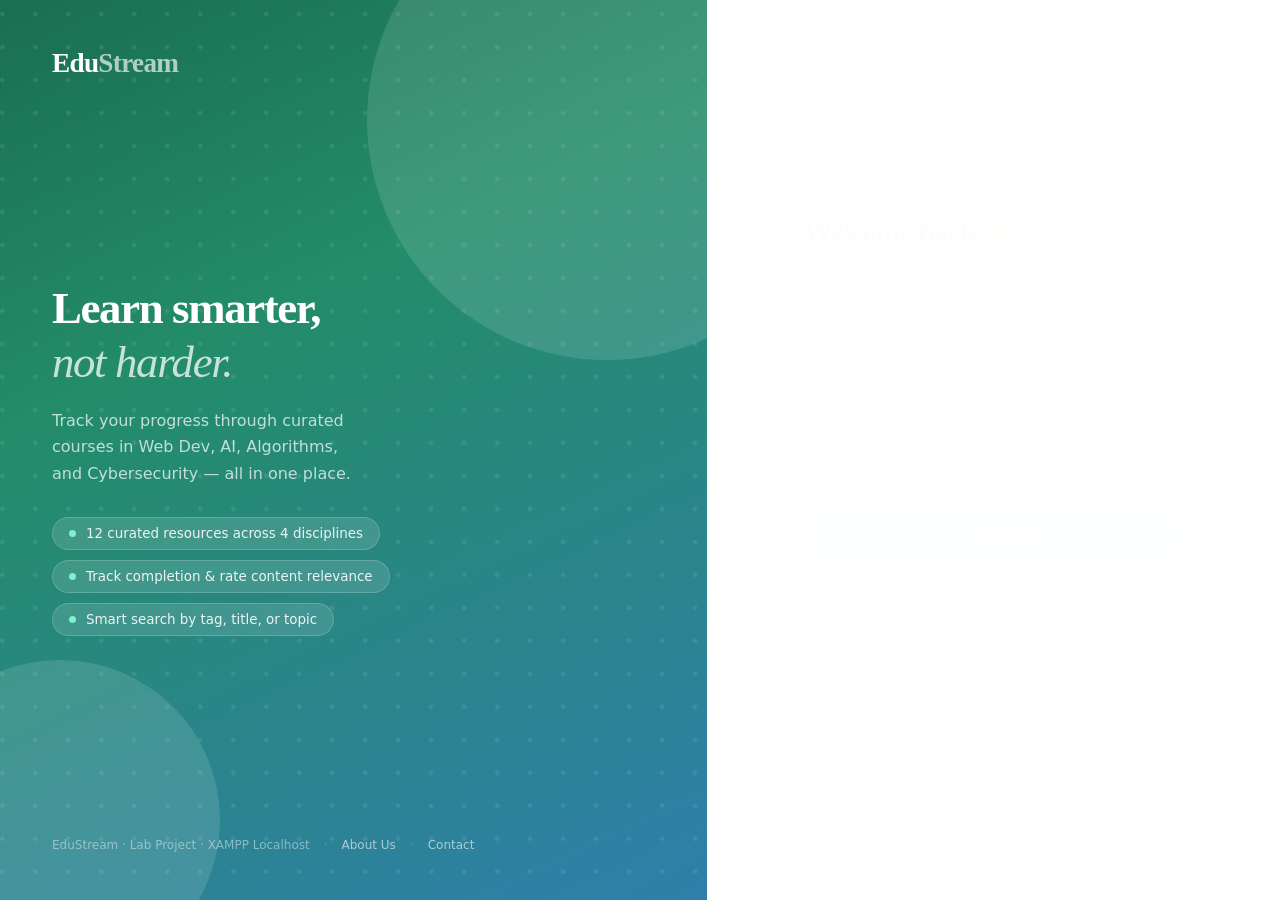
<file: index.html>
<!DOCTYPE html>
<html lang="en">
<head>
  <meta charset="UTF-8">
  <meta name="viewport" content="width=device-width, initial-scale=1.0">
  <title>EduStream — Smart Learning</title>

  <link rel="preconnect" href="https://fonts.googleapis.com">
  <link rel="preconnect" href="https://fonts.gstatic.com" crossorigin>
  <link href="https://fonts.googleapis.com/css2?family=DM+Sans:ital,opsz,wght@0,9..40,300;0,9..40,400;0,9..40,500;0,9..40,600;0,9..40,700;1,9..40,400&family=Fraunces:ital,opsz,wght@0,9..144,300;0,9..144,500;0,9..144,700;1,9..144,300&display=swap"
        rel="stylesheet">

  <link rel="stylesheet"
        href="https://cdn.jsdelivr.net/npm/bootstrap-icons@1.11.3/font/bootstrap-icons.min.css">

  <link rel="stylesheet" href="style.css">

  <!-- Logout button style (small addition) -->
  <style>
    .btn-logout {
      display: inline-flex;
      align-items: center;
      gap: 6px;
      padding: 7px 14px;
      border-radius: var(--radius-pill);
      border: 1.5px solid var(--c-border);
      background: transparent;
      color: var(--c-muted);
      font-family: var(--font-body);
      font-size: .78rem;
      font-weight: 600;
      cursor: pointer;
      transition: background var(--transition), color var(--transition),
                  border-color var(--transition);
      white-space: nowrap;
      flex-shrink: 0;
    }
    .btn-logout:hover {
      background: var(--c-error-bg, #fdecea);
      border-color: #f5c2be;
      color: #c0392b;
    }
    .btn-logout svg { width: 14px; height: 14px; }

    .btn-about {
      display: inline-flex;
      align-items: center;
      gap: 6px;
      padding: 7px 14px;
      border-radius: var(--radius-pill);
      border: 1.5px solid var(--c-border);
      background: transparent;
      color: var(--c-muted);
      font-family: var(--font-body);
      font-size: .78rem;
      font-weight: 600;
      text-decoration: none;
      transition: background var(--transition), color var(--transition),
                  border-color var(--transition);
      white-space: nowrap;
      flex-shrink: 0;
    }
    .btn-about:hover {
      background: var(--c-mint-xlight, #eaf7f2);
      border-color: var(--c-mint-light, #c5ead9);
      color: var(--c-mint-dark);
    }

    /* Auth guard — hide body until verified */
    body { visibility: hidden; }
    body.authed { visibility: visible; }
  </style>
</head>
<body>

  <!-- ══════════════════════════════════════════════════════════
       TOP NAVIGATION BAR
       ══════════════════════════════════════════════════════════ -->
  <header class="topbar">
    <a href="index.html" class="brand">Edu<span>Stream</span></a>

    <div class="search-wrap">
      <span class="search-icon">
        <svg width="16" height="16" viewBox="0 0 24 24" fill="none"
             stroke="currentColor" stroke-width="2.2"
             stroke-linecap="round" stroke-linejoin="round">
          <circle cx="11" cy="11" r="8"/><line x1="21" y1="21" x2="16.65" y2="16.65"/>
        </svg>
      </span>
      <input id="searchInput" type="search"
             placeholder="Search resources, topics, tags…"
             autocomplete="off" aria-label="Search resources">
      <button id="searchClear" class="search-clear" aria-label="Clear search">✕</button>
    </div>

    <!-- User chip + logout -->
    <div class="user-chip">
      <a href="about.html" class="btn-about" title="About &amp; Contact">
        <svg viewBox="0 0 24 24" fill="none" stroke="currentColor" stroke-width="2"
             stroke-linecap="round" stroke-linejoin="round" width="14" height="14">
          <circle cx="12" cy="12" r="10"/>
          <line x1="12" y1="8" x2="12" y2="8"/>
          <line x1="12" y1="12" x2="12" y2="16"/>
        </svg>
        <span class="d-none d-md-inline">About</span>
      </a>

      <div class="user-avatar" id="userAvatar">?</div>
      <span class="user-label" id="usernameDisplay">...</span>

      <button class="btn-logout" onclick="logout()" title="Sign out">
        <svg viewBox="0 0 24 24" fill="none" stroke="currentColor"
             stroke-width="2" stroke-linecap="round" stroke-linejoin="round">
          <path d="M9 21H5a2 2 0 0 1-2-2V5a2 2 0 0 1 2-2h4"/>
          <polyline points="16 17 21 12 16 7"/>
          <line x1="21" y1="12" x2="9" y2="12"/>
        </svg>
        <span class="d-none d-md-inline">Log out</span>
      </button>
    </div>
  </header>


  <!-- ══════════════════════════════════════════════════════════
       MAIN LAYOUT
       ══════════════════════════════════════════════════════════ -->
  <div class="main-layout">

    <!-- ── Sidebar ─────────────────────────────────────────── -->
    <nav class="sidebar" aria-label="Course categories">
      <div class="sidebar-label">Browse</div>

      <button class="cat-btn active" data-cat=""
              onclick="filterCategory(this, '')">
        <span class="cat-icon">
          <svg width="16" height="16" viewBox="0 0 24 24" fill="none"
               stroke="currentColor" stroke-width="2"
               stroke-linecap="round" stroke-linejoin="round">
            <rect x="3" y="3" width="7" height="7"/><rect x="14" y="3" width="7" height="7"/>
            <rect x="14" y="14" width="7" height="7"/><rect x="3" y="14" width="7" height="7"/>
          </svg>
        </span>
        All Resources
      </button>

      <div class="sidebar-divider"></div>
      <div class="sidebar-label">Categories</div>

      <div id="categoryList"></div>

      <div class="sidebar-divider"></div>

      <div class="stat-box">
        <div class="stat-number" id="completedCount">0</div>
        <div class="stat-label">Resources completed</div>
        <div class="stat-bar">
          <div class="stat-bar-fill" id="statBarFill"></div>
        </div>
      </div>
    </nav>

    <!-- ── Content Area ────────────────────────────────────── -->
    <main class="content-area">
      <div class="content-header">
        <h1 class="content-title">Learning Resources</h1>
        <span class="result-count" id="resultCount"></span>
      </div>

      <div id="resourceGrid" role="list" aria-label="Resource cards"></div>

      <div id="emptyState" role="status" aria-live="polite">
        <div class="empty-icon">
          <svg viewBox="0 0 24 24" fill="none" stroke="currentColor"
               stroke-width="1.5" stroke-linecap="round" stroke-linejoin="round">
            <circle cx="11" cy="11" r="8"/>
            <line x1="21" y1="21" x2="16.65" y2="16.65"/>
            <line x1="11" y1="8"  x2="11" y2="14"/>
            <line x1="8"  y1="11" x2="14" y2="11"/>
          </svg>
        </div>
        <h3>No resources found</h3>
        <p>Try a different search term or browse a category.</p>
      </div>
    </main>
  </div>


  <!-- ══════════════════════════════════════════════════════════
       FEEDBACK MODAL
       ══════════════════════════════════════════════════════════ -->
  <div id="modalOverlay" class="modal-overlay" role="dialog"
       aria-modal="true" aria-labelledby="modalTitle">
    <div class="modal-box">

      <div class="modal-head">
        <div class="modal-head-icon">
          <svg viewBox="0 0 24 24" fill="none" stroke="currentColor"
               stroke-width="2" stroke-linecap="round" stroke-linejoin="round">
            <path d="M22 11.08V12a10 10 0 1 1-5.93-9.14"/>
            <polyline points="22 4 12 14.01 9 11.01"/>
          </svg>
        </div>
        <div class="modal-head-text">
          <h2 id="modalTitle">Mark as Complete</h2>
          <p id="modalSub">Share your feedback to help improve content</p>
        </div>
        <button class="modal-close" onclick="closeModal()" aria-label="Close modal">
          <svg viewBox="0 0 24 24" fill="none" stroke="currentColor"
               stroke-width="2.5" stroke-linecap="round" stroke-linejoin="round">
            <line x1="18" y1="6"  x2="6"  y2="18"/>
            <line x1="6"  y1="6"  x2="18" y2="18"/>
          </svg>
        </button>
      </div>

      <div class="modal-body">

        <!-- Q1 -->
        <div class="rating-block">
          <div class="rating-question">
            1. How relevant was this content?
            <span>— rate 1 to 5 stars</span>
          </div>
          <div class="star-row" id="stars-content" role="group"
               aria-label="Content relevance rating">
            <button class="star-btn" data-val="1" onclick="handleStar(this,'content')" aria-label="1 star">★</button>
            <button class="star-btn" data-val="2" onclick="handleStar(this,'content')" aria-label="2 stars">★</button>
            <button class="star-btn" data-val="3" onclick="handleStar(this,'content')" aria-label="3 stars">★</button>
            <button class="star-btn" data-val="4" onclick="handleStar(this,'content')" aria-label="4 stars">★</button>
            <button class="star-btn" data-val="5" onclick="handleStar(this,'content')" aria-label="5 stars">★</button>
          </div>
          <div class="rating-hint">
            <span>Not relevant</span><span>Extremely relevant</span>
          </div>
        </div>

        <!-- Q2 -->
        <div class="rating-block">
          <div class="rating-question">
            2. How accurate were the tags?
            <span>— rate 1 to 5 stars</span>
          </div>
          <div class="star-row" id="stars-tag" role="group"
               aria-label="Tag accuracy rating">
            <button class="star-btn" data-val="1" onclick="handleStar(this,'tag')" aria-label="1 star">★</button>
            <button class="star-btn" data-val="2" onclick="handleStar(this,'tag')" aria-label="2 stars">★</button>
            <button class="star-btn" data-val="3" onclick="handleStar(this,'tag')" aria-label="3 stars">★</button>
            <button class="star-btn" data-val="4" onclick="handleStar(this,'tag')" aria-label="4 stars">★</button>
            <button class="star-btn" data-val="5" onclick="handleStar(this,'tag')" aria-label="5 stars">★</button>
          </div>
          <div class="rating-hint">
            <span>Completely off</span><span>Spot on</span>
          </div>
        </div>

        <!-- Q3 -->
        <div>
          <div class="comment-label">
            3. Any additional thoughts?
            <span>(optional)</span>
          </div>
          <textarea id="feedbackComment" class="feedback-textarea" rows="3"
                    placeholder="What could be better? What did you love?"></textarea>
        </div>
      </div>

      <div class="modal-foot">
        <button class="btn-cancel" onclick="closeModal()">Cancel</button>
        <button id="submitBtn" class="btn-submit" disabled onclick="submitFeedback()">
          <svg viewBox="0 0 24 24" fill="none" stroke="currentColor"
               stroke-width="2" stroke-linecap="round" stroke-linejoin="round"
               width="16" height="16">
            <line x1="22" y1="2" x2="11" y2="13"/>
            <polygon points="22 2 15 22 11 13 2 9 22 2"/>
          </svg>
          Submit &amp; Mark Complete
        </button>
      </div>

    </div>
  </div>

  <!-- Toast -->
  <div id="toastEl" role="status" aria-live="polite"></div>

  <script src="app.js"></script>
</body>
</html>
</file>
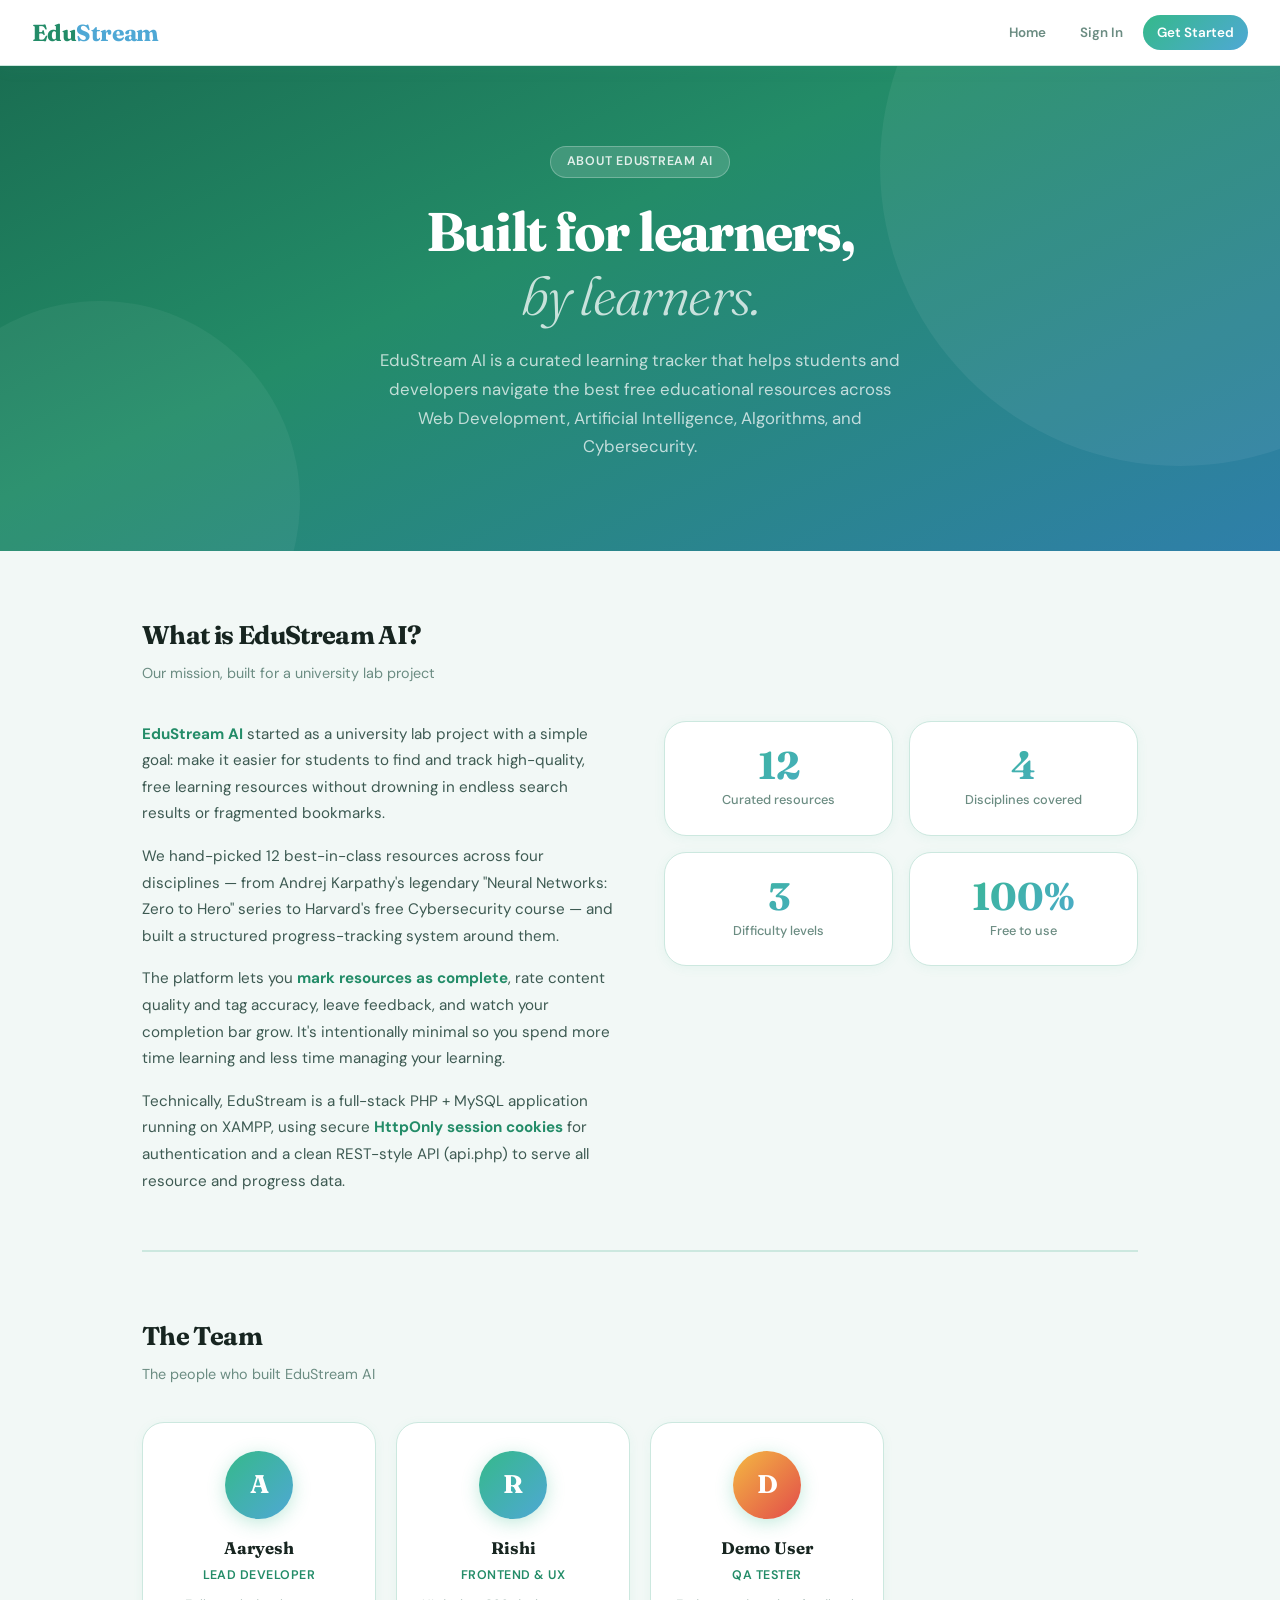
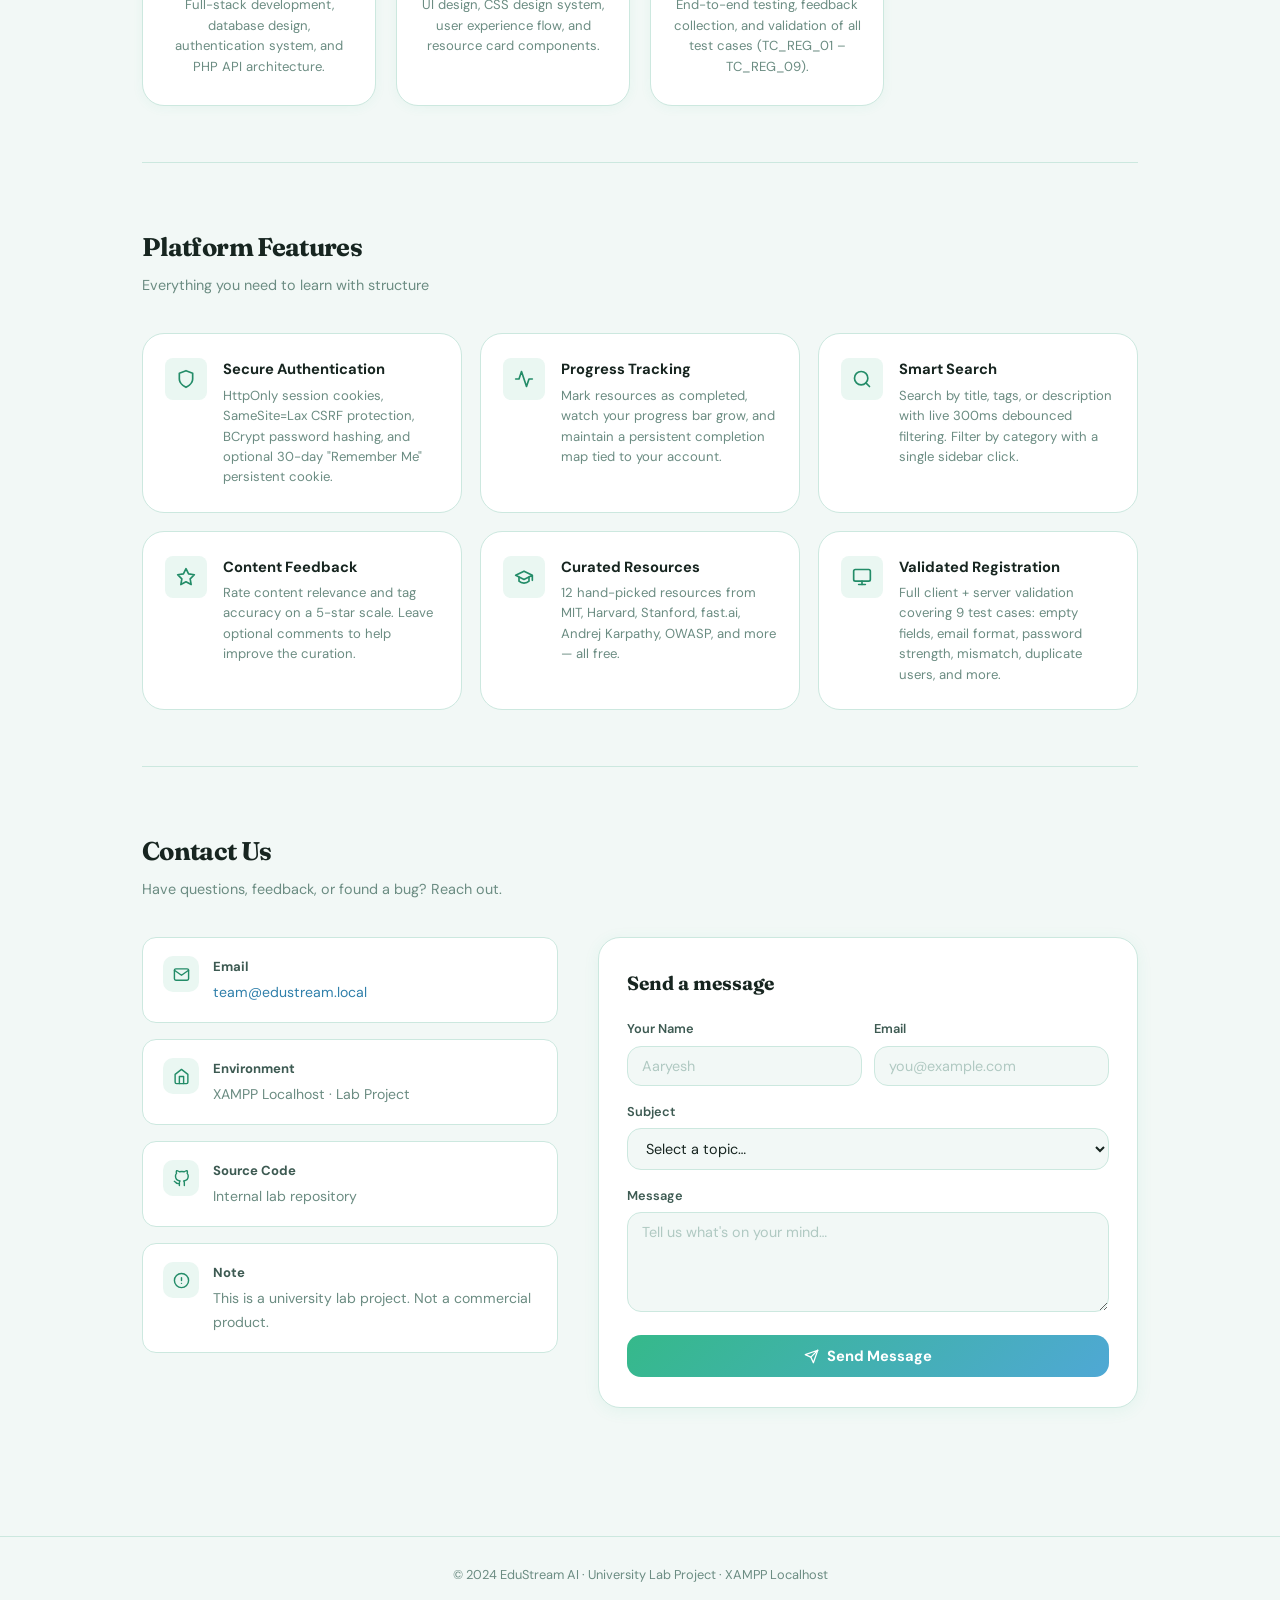
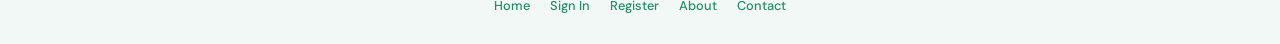
<file: about.html>
<!DOCTYPE html>
<html lang="en">
<head>
  <meta charset="UTF-8">
  <meta name="viewport" content="width=device-width, initial-scale=1.0">
  <title>EduStream AI — About Us &amp; Contact</title>

  <link rel="preconnect" href="https://fonts.googleapis.com">
  <link rel="preconnect" href="https://fonts.gstatic.com" crossorigin>
  <link href="https://fonts.googleapis.com/css2?family=DM+Sans:ital,opsz,wght@0,9..40,300;0,9..40,400;0,9..40,500;0,9..40,600;0,9..40,700;1,9..40,400&family=Fraunces:ital,opsz,wght@0,9..144,300;0,9..144,500;0,9..144,700;1,9..144,400&display=swap"
        rel="stylesheet">

  <style>
    :root {
      --c-bg:          #f2f8f6;
      --c-surface:     #ffffff;
      --c-border:      #cce8df;
      --c-border-light:#e0f2ea;
      --c-mint:        #35b98a;
      --c-mint-dark:   #238c68;
      --c-mint-light:  #c5ead9;
      --c-mint-xlight: #eaf7f2;
      --c-sky:         #4fa8d5;
      --c-sky-dark:    #2f7faa;
      --c-sky-light:   #cee8f6;
      --c-sky-xlight:  #e8f4fb;
      --c-text:        #172520;
      --c-text-soft:   #3d5a52;
      --c-muted:       #6b8c82;

      --font-display: 'Fraunces', Georgia, serif;
      --font-body:    'DM Sans', system-ui, sans-serif;
      --ease:         cubic-bezier(.4,0,.2,1);
      --transition:   .22s var(--ease);
      --radius-sm:    8px;
      --radius-md:    14px;
      --radius-lg:    22px;
      --radius-pill:  999px;
    }

    *, *::before, *::after { box-sizing:border-box; margin:0; padding:0; }
    html { scroll-behavior: smooth; }
    body {
      font-family: var(--font-body);
      background: var(--c-bg);
      color: var(--c-text);
      min-height: 100vh;
      -webkit-font-smoothing: antialiased;
      font-size: 15px;
      line-height: 1.6;
    }

    /* ── Topbar ────────────────────────────────────────────── */
    .topbar {
      background: var(--c-surface);
      border-bottom: 1.5px solid var(--c-border);
      padding: 14px 32px;
      display: flex;
      align-items: center;
      justify-content: space-between;
      position: sticky;
      top: 0;
      z-index: 100;
      box-shadow: 0 2px 16px rgba(53,185,138,.08);
    }
    .brand {
      font-family: var(--font-display);
      font-size: 1.45rem;
      font-weight: 700;
      color: var(--c-mint-dark);
      text-decoration: none;
      letter-spacing: -.025em;
    }
    .brand span { color: var(--c-sky); }

    .nav-links {
      display: flex;
      align-items: center;
      gap: 6px;
    }
    .nav-links a {
      padding: 7px 14px;
      border-radius: var(--radius-pill);
      text-decoration: none;
      font-size: .84rem;
      font-weight: 600;
      color: var(--c-muted);
      transition: background var(--transition), color var(--transition);
    }
    .nav-links a:hover {
      background: var(--c-mint-xlight);
      color: var(--c-mint-dark);
    }
    .nav-links a.btn-primary {
      background: linear-gradient(135deg, var(--c-mint) 0%, var(--c-sky) 100%);
      color: #fff;
    }
    .nav-links a.btn-primary:hover { opacity: .9; }

    /* ── Hero ─────────────────────────────────────────────── */
    .hero {
      background: linear-gradient(155deg, #1a6e52 0%, #238c68 40%, #2f7faa 100%);
      padding: 80px 32px 90px;
      text-align: center;
      position: relative;
      overflow: hidden;
    }
    .hero::before {
      content: '';
      position: absolute;
      width: 600px; height: 600px;
      border-radius: 50%;
      background: rgba(255,255,255,.06);
      top: -200px; right: -200px;
    }
    .hero::after {
      content: '';
      position: absolute;
      width: 400px; height: 400px;
      border-radius: 50%;
      background: rgba(255,255,255,.05);
      bottom: -150px; left: -100px;
    }
    .hero-inner { position: relative; z-index: 1; max-width: 680px; margin: 0 auto; }
    .hero-eyebrow {
      display: inline-block;
      background: rgba(255,255,255,.15);
      border: 1px solid rgba(255,255,255,.25);
      border-radius: var(--radius-pill);
      padding: 5px 16px;
      font-size: .78rem;
      font-weight: 600;
      color: rgba(255,255,255,.85);
      letter-spacing: .06em;
      text-transform: uppercase;
      margin-bottom: 22px;
    }
    .hero h1 {
      font-family: var(--font-display);
      font-size: clamp(2.2rem, 5vw, 3.4rem);
      font-weight: 700;
      color: #fff;
      letter-spacing: -.03em;
      line-height: 1.18;
      margin-bottom: 18px;
    }
    .hero h1 em {
      font-style: italic;
      font-weight: 300;
      color: rgba(255,255,255,.75);
    }
    .hero p {
      font-size: 1.05rem;
      color: rgba(255,255,255,.72);
      line-height: 1.7;
      max-width: 520px;
      margin: 0 auto;
    }

    /* ── Page wrapper ─────────────────────────────────────── */
    .page-wrap {
      max-width: 1060px;
      margin: 0 auto;
      padding: 0 32px 80px;
    }

    /* ── Section title ────────────────────────────────────── */
    .section-title {
      font-family: var(--font-display);
      font-size: 1.6rem;
      font-weight: 700;
      color: var(--c-text);
      letter-spacing: -.025em;
      margin-bottom: 6px;
    }
    .section-sub {
      font-size: .9rem;
      color: var(--c-muted);
      margin-bottom: 36px;
    }

    /* ── About section ────────────────────────────────────── */
    .about-section {
      padding: 64px 0 48px;
    }
    .about-grid {
      display: grid;
      grid-template-columns: 1fr 1fr;
      gap: 48px;
      align-items: start;
    }
    .about-text p {
      font-size: .95rem;
      color: var(--c-text-soft);
      line-height: 1.75;
      margin-bottom: 16px;
    }
    .about-text p:last-child { margin-bottom: 0; }
    .about-text strong { color: var(--c-mint-dark); }

    /* Stats */
    .about-stats {
      display: grid;
      grid-template-columns: 1fr 1fr;
      gap: 16px;
    }
    .stat-card {
      background: var(--c-surface);
      border: 1.5px solid var(--c-border);
      border-radius: var(--radius-lg);
      padding: 24px 20px;
      text-align: center;
      box-shadow: 0 2px 12px rgba(53,185,138,.07);
      transition: transform var(--transition), box-shadow var(--transition);
    }
    .stat-card:hover {
      transform: translateY(-4px);
      box-shadow: 0 8px 28px rgba(53,185,138,.14);
    }
    .stat-card .stat-num {
      font-family: var(--font-display);
      font-size: 2.4rem;
      font-weight: 700;
      background: linear-gradient(135deg, var(--c-mint), var(--c-sky));
      -webkit-background-clip: text;
      -webkit-text-fill-color: transparent;
      background-clip: text;
      line-height: 1;
      margin-bottom: 6px;
    }
    .stat-card .stat-lbl {
      font-size: .8rem;
      color: var(--c-muted);
      font-weight: 500;
    }

    /* ── Divider ──────────────────────────────────────────── */
    .section-divider {
      height: 1.5px;
      background: var(--c-border);
      margin: 8px 0;
    }

    /* ── Team section ─────────────────────────────────────── */
    .team-section { padding: 56px 0 48px; }
    .team-grid {
      display: grid;
      grid-template-columns: repeat(auto-fill, minmax(220px, 1fr));
      gap: 20px;
    }
    .team-card {
      background: var(--c-surface);
      border: 1.5px solid var(--c-border);
      border-radius: var(--radius-lg);
      padding: 28px 20px;
      text-align: center;
      box-shadow: 0 2px 12px rgba(53,185,138,.06);
      transition: transform var(--transition), box-shadow var(--transition),
                  border-color var(--transition);
    }
    .team-card:hover {
      transform: translateY(-5px);
      box-shadow: 0 10px 32px rgba(53,185,138,.16);
      border-color: var(--c-mint);
    }
    .team-avatar {
      width: 68px; height: 68px;
      border-radius: 50%;
      background: linear-gradient(135deg, var(--c-mint) 0%, var(--c-sky) 100%);
      color: #fff;
      font-family: var(--font-display);
      font-size: 1.6rem;
      font-weight: 700;
      display: flex;
      align-items: center;
      justify-content: center;
      margin: 0 auto 16px;
      box-shadow: 0 4px 18px rgba(53,185,138,.3);
    }
    .team-name {
      font-family: var(--font-display);
      font-size: 1.05rem;
      font-weight: 700;
      color: var(--c-text);
      margin-bottom: 4px;
    }
    .team-role {
      font-size: .78rem;
      font-weight: 600;
      color: var(--c-mint-dark);
      letter-spacing: .04em;
      text-transform: uppercase;
      margin-bottom: 10px;
    }
    .team-bio {
      font-size: .82rem;
      color: var(--c-muted);
      line-height: 1.55;
    }

    /* ── Features section ─────────────────────────────────── */
    .features-section { padding: 56px 0 48px; }
    .features-grid {
      display: grid;
      grid-template-columns: repeat(auto-fill, minmax(270px, 1fr));
      gap: 18px;
    }
    .feature-card {
      background: var(--c-surface);
      border: 1.5px solid var(--c-border);
      border-radius: var(--radius-lg);
      padding: 24px 22px;
      display: flex;
      gap: 16px;
      align-items: flex-start;
      transition: border-color var(--transition), box-shadow var(--transition),
                  transform var(--transition);
    }
    .feature-card:hover {
      border-color: var(--c-mint);
      box-shadow: 0 6px 22px rgba(53,185,138,.12);
      transform: translateY(-3px);
    }
    .feature-icon {
      width: 42px; height: 42px;
      border-radius: var(--radius-sm);
      background: var(--c-mint-xlight);
      color: var(--c-mint-dark);
      display: flex;
      align-items: center;
      justify-content: center;
      flex-shrink: 0;
    }
    .feature-icon svg { width: 20px; height: 20px; }
    .feature-text h3 {
      font-size: .92rem;
      font-weight: 700;
      color: var(--c-text);
      margin-bottom: 4px;
    }
    .feature-text p {
      font-size: .82rem;
      color: var(--c-muted);
      line-height: 1.55;
    }

    /* ── Contact section ─────────────────────────────────── */
    .contact-section { padding: 56px 0 48px; }
    .contact-grid {
      display: grid;
      grid-template-columns: 1fr 1.3fr;
      gap: 40px;
      align-items: start;
    }

    .contact-info { display: flex; flex-direction: column; gap: 16px; }
    .contact-item {
      background: var(--c-surface);
      border: 1.5px solid var(--c-border);
      border-radius: var(--radius-md);
      padding: 18px 20px;
      display: flex;
      gap: 14px;
      align-items: flex-start;
      transition: border-color var(--transition);
    }
    .contact-item:hover { border-color: var(--c-mint); }
    .contact-item-icon {
      width: 36px; height: 36px;
      border-radius: 10px;
      background: var(--c-mint-xlight);
      color: var(--c-mint-dark);
      display: flex; align-items: center; justify-content: center;
      flex-shrink: 0;
    }
    .contact-item-icon svg { width: 17px; height: 17px; }
    .contact-item-text { flex: 1; }
    .contact-item-text strong {
      display: block;
      font-size: .82rem;
      font-weight: 700;
      color: var(--c-text-soft);
      margin-bottom: 3px;
    }
    .contact-item-text span {
      font-size: .88rem;
      color: var(--c-muted);
    }
    .contact-item-text a {
      color: var(--c-sky-dark);
      text-decoration: none;
    }
    .contact-item-text a:hover { text-decoration: underline; }

    /* Contact form */
    .contact-form {
      background: var(--c-surface);
      border: 1.5px solid var(--c-border);
      border-radius: var(--radius-lg);
      padding: 30px 28px;
      box-shadow: 0 3px 16px rgba(53,185,138,.08);
    }
    .contact-form h3 {
      font-family: var(--font-display);
      font-size: 1.2rem;
      font-weight: 700;
      color: var(--c-text);
      margin-bottom: 20px;
    }

    .cf-field { margin-bottom: 16px; }
    .cf-field label {
      display: block;
      font-size: .8rem;
      font-weight: 600;
      color: var(--c-text-soft);
      margin-bottom: 6px;
    }
    .cf-field input,
    .cf-field textarea,
    .cf-field select {
      width: 100%;
      padding: 10px 14px;
      border: 1.5px solid var(--c-border);
      border-radius: var(--radius-md);
      background: var(--c-bg);
      font-family: var(--font-body);
      font-size: .9rem;
      color: var(--c-text);
      outline: none;
      transition: border-color var(--transition), box-shadow var(--transition),
                  background var(--transition);
    }
    .cf-field input:focus,
    .cf-field textarea:focus,
    .cf-field select:focus {
      border-color: var(--c-mint);
      background: #fff;
      box-shadow: 0 0 0 3px rgba(53,185,138,.12);
    }
    .cf-field input::placeholder,
    .cf-field textarea::placeholder { color: #b0c9c2; }
    .cf-field textarea { resize: vertical; min-height: 100px; }

    .cf-row { display: grid; grid-template-columns: 1fr 1fr; gap: 12px; }

    #cfStatus {
      display: none;
      align-items: center;
      gap: 8px;
      padding: 10px 14px;
      border-radius: var(--radius-md);
      font-size: .84rem;
      margin-bottom: 14px;
    }
    #cfStatus.success {
      display: flex;
      background: var(--c-mint-xlight);
      border: 1px solid var(--c-mint-light);
      color: var(--c-mint-dark);
    }
    #cfStatus.error {
      display: flex;
      background: #fdecea;
      border: 1px solid #f5c2be;
      color: #c0392b;
    }
    #cfStatus svg { width: 15px; height: 15px; flex-shrink: 0; }

    .btn-send {
      width: 100%;
      padding: 11px;
      border: none;
      border-radius: var(--radius-md);
      background: linear-gradient(135deg, var(--c-mint) 0%, var(--c-sky) 100%);
      color: #fff;
      font-family: var(--font-body);
      font-size: .92rem;
      font-weight: 700;
      cursor: pointer;
      display: flex;
      align-items: center;
      justify-content: center;
      gap: 8px;
      transition: opacity var(--transition), transform var(--transition),
                  box-shadow var(--transition);
      margin-top: 4px;
    }
    .btn-send:hover {
      opacity: .9;
      transform: translateY(-1px);
      box-shadow: 0 6px 22px rgba(53,185,138,.28);
    }
    .btn-send:active { transform: translateY(0); }
    .btn-send svg { width: 15px; height: 15px; }

    /* ── Footer ───────────────────────────────────────────── */
    footer {
      border-top: 1.5px solid var(--c-border);
      padding: 28px 32px;
      text-align: center;
      font-size: .8rem;
      color: var(--c-muted);
    }
    footer a {
      color: var(--c-mint-dark);
      text-decoration: none;
      font-weight: 500;
    }
    footer a:hover { text-decoration: underline; }
    .footer-links { display: flex; justify-content: center; gap: 20px; margin-top: 10px; }

    /* ── Responsive ───────────────────────────────────────── */
    @media (max-width: 820px) {
      .about-grid, .contact-grid { grid-template-columns: 1fr; }
      .cf-row { grid-template-columns: 1fr; }
      .page-wrap { padding: 0 20px 60px; }
    }
    @media (max-width: 540px) {
      .about-stats { grid-template-columns: 1fr 1fr; }
      .hero { padding: 60px 20px 70px; }
      .topbar { padding: 12px 20px; }
    }
  </style>
</head>
<body>

  <!-- ── Topbar ─────────────────────────────────────────────── -->
  <header class="topbar">
    <a href="index.html" class="brand">Edu<span>Stream</span></a>
    <nav class="nav-links">
      <a href="index.html">Home</a>
      <a href="login.html">Sign In</a>
      <a href="register.html" class="btn-primary">Get Started</a>
    </nav>
  </header>

  <!-- ── Hero ───────────────────────────────────────────────── -->
  <section class="hero">
    <div class="hero-inner">
      <span class="hero-eyebrow">About EduStream AI</span>
      <h1>Built for learners,<br><em>by learners.</em></h1>
      <p>EduStream AI is a curated learning tracker that helps students and developers navigate the best free educational resources across Web Development, Artificial Intelligence, Algorithms, and Cybersecurity.</p>
    </div>
  </section>

  <div class="page-wrap">

    <!-- ═══════════════════════════════════════════════════════
         ABOUT SECTION
         ═══════════════════════════════════════════════════════ -->
    <section class="about-section" id="about">
      <div class="section-title">What is EduStream AI?</div>
      <div class="section-sub">Our mission, built for a university lab project</div>

      <div class="about-grid">
        <div class="about-text">
          <p>
            <strong>EduStream AI</strong> started as a university lab project with a simple goal:
            make it easier for students to find and track high-quality, free learning resources
            without drowning in endless search results or fragmented bookmarks.
          </p>
          <p>
            We hand-picked 12 best-in-class resources across four disciplines — from
            Andrej Karpathy's legendary "Neural Networks: Zero to Hero" series to
            Harvard's free Cybersecurity course — and built a structured progress-tracking
            system around them.
          </p>
          <p>
            The platform lets you <strong>mark resources as complete</strong>, rate content
            quality and tag accuracy, leave feedback, and watch your completion bar grow.
            It's intentionally minimal so you spend more time learning and less time
            managing your learning.
          </p>
          <p>
            Technically, EduStream is a full-stack PHP + MySQL application running on XAMPP,
            using secure <strong>HttpOnly session cookies</strong> for authentication
            and a clean REST-style API (api.php) to serve all resource and progress data.
          </p>
        </div>

        <div class="about-stats">
          <div class="stat-card">
            <div class="stat-num">12</div>
            <div class="stat-lbl">Curated resources</div>
          </div>
          <div class="stat-card">
            <div class="stat-num">4</div>
            <div class="stat-lbl">Disciplines covered</div>
          </div>
          <div class="stat-card">
            <div class="stat-num">3</div>
            <div class="stat-lbl">Difficulty levels</div>
          </div>
          <div class="stat-card">
            <div class="stat-num">100%</div>
            <div class="stat-lbl">Free to use</div>
          </div>
        </div>
      </div>
    </section>

    <div class="section-divider"></div>

    <!-- ═══════════════════════════════════════════════════════
         TEAM SECTION
         ═══════════════════════════════════════════════════════ -->
    <section class="team-section" id="team">
      <div class="section-title">The Team</div>
      <div class="section-sub">The people who built EduStream AI</div>

      <div class="team-grid">
        <div class="team-card">
          <div class="team-avatar">A</div>
          <div class="team-name">Aaryesh</div>
          <div class="team-role">Lead Developer</div>
          <div class="team-bio">Full-stack development, database design, authentication system, and PHP API architecture.</div>
        </div>
        <div class="team-card">
          <div class="team-avatar">R</div>
          <div class="team-name">Rishi</div>
          <div class="team-role">Frontend &amp; UX</div>
          <div class="team-bio">UI design, CSS design system, user experience flow, and resource card components.</div>
        </div>
        <div class="team-card">
          <div class="team-avatar" style="background:linear-gradient(135deg,#f4b942,#e24b4a)">D</div>
          <div class="team-name">Demo User</div>
          <div class="team-role">QA Tester</div>
          <div class="team-bio">End-to-end testing, feedback collection, and validation of all test cases (TC_REG_01 – TC_REG_09).</div>
        </div>
      </div>
    </section>

    <div class="section-divider"></div>

    <!-- ═══════════════════════════════════════════════════════
         FEATURES SECTION
         ═══════════════════════════════════════════════════════ -->
    <section class="features-section" id="features">
      <div class="section-title">Platform Features</div>
      <div class="section-sub">Everything you need to learn with structure</div>

      <div class="features-grid">

        <div class="feature-card">
          <div class="feature-icon">
            <svg viewBox="0 0 24 24" fill="none" stroke="currentColor" stroke-width="2" stroke-linecap="round" stroke-linejoin="round">
              <path d="M12 22s8-4 8-10V5l-8-3-8 3v7c0 6 8 10 8 10z"/>
            </svg>
          </div>
          <div class="feature-text">
            <h3>Secure Authentication</h3>
            <p>HttpOnly session cookies, SameSite=Lax CSRF protection, BCrypt password hashing, and optional 30-day "Remember Me" persistent cookie.</p>
          </div>
        </div>

        <div class="feature-card">
          <div class="feature-icon">
            <svg viewBox="0 0 24 24" fill="none" stroke="currentColor" stroke-width="2" stroke-linecap="round" stroke-linejoin="round">
              <polyline points="22 12 18 12 15 21 9 3 6 12 2 12"/>
            </svg>
          </div>
          <div class="feature-text">
            <h3>Progress Tracking</h3>
            <p>Mark resources as completed, watch your progress bar grow, and maintain a persistent completion map tied to your account.</p>
          </div>
        </div>

        <div class="feature-card">
          <div class="feature-icon">
            <svg viewBox="0 0 24 24" fill="none" stroke="currentColor" stroke-width="2" stroke-linecap="round" stroke-linejoin="round">
              <circle cx="11" cy="11" r="8"/><line x1="21" y1="21" x2="16.65" y2="16.65"/>
            </svg>
          </div>
          <div class="feature-text">
            <h3>Smart Search</h3>
            <p>Search by title, tags, or description with live 300ms debounced filtering. Filter by category with a single sidebar click.</p>
          </div>
        </div>

        <div class="feature-card">
          <div class="feature-icon">
            <svg viewBox="0 0 24 24" fill="none" stroke="currentColor" stroke-width="2" stroke-linecap="round" stroke-linejoin="round">
              <polygon points="12 2 15.09 8.26 22 9.27 17 14.14 18.18 21.02 12 17.77 5.82 21.02 7 14.14 2 9.27 8.91 8.26 12 2"/>
            </svg>
          </div>
          <div class="feature-text">
            <h3>Content Feedback</h3>
            <p>Rate content relevance and tag accuracy on a 5-star scale. Leave optional comments to help improve the curation.</p>
          </div>
        </div>

        <div class="feature-card">
          <div class="feature-icon">
            <svg viewBox="0 0 24 24" fill="none" stroke="currentColor" stroke-width="2" stroke-linecap="round" stroke-linejoin="round">
              <path d="M22 10v6M2 10l10-5 10 5-10 5z"/>
              <path d="M6 12v5c3 3 9 3 12 0v-5"/>
            </svg>
          </div>
          <div class="feature-text">
            <h3>Curated Resources</h3>
            <p>12 hand-picked resources from MIT, Harvard, Stanford, fast.ai, Andrej Karpathy, OWASP, and more — all free.</p>
          </div>
        </div>

        <div class="feature-card">
          <div class="feature-icon">
            <svg viewBox="0 0 24 24" fill="none" stroke="currentColor" stroke-width="2" stroke-linecap="round" stroke-linejoin="round">
              <rect x="2" y="3" width="20" height="14" rx="2"/>
              <line x1="8" y1="21" x2="16" y2="21"/>
              <line x1="12" y1="17" x2="12" y2="21"/>
            </svg>
          </div>
          <div class="feature-text">
            <h3>Validated Registration</h3>
            <p>Full client + server validation covering 9 test cases: empty fields, email format, password strength, mismatch, duplicate users, and more.</p>
          </div>
        </div>

      </div>
    </section>

    <div class="section-divider"></div>

    <!-- ═══════════════════════════════════════════════════════
         CONTACT SECTION
         ═══════════════════════════════════════════════════════ -->
    <section class="contact-section" id="contact">
      <div class="section-title">Contact Us</div>
      <div class="section-sub">Have questions, feedback, or found a bug? Reach out.</div>

      <div class="contact-grid">

        <!-- Contact info -->
        <div class="contact-info">

          <div class="contact-item">
            <div class="contact-item-icon">
              <svg viewBox="0 0 24 24" fill="none" stroke="currentColor" stroke-width="2" stroke-linecap="round" stroke-linejoin="round">
                <path d="M4 4h16c1.1 0 2 .9 2 2v12c0 1.1-.9 2-2 2H4c-1.1 0-2-.9-2-2V6c0-1.1.9-2 2-2z"/>
                <polyline points="22,6 12,13 2,6"/>
              </svg>
            </div>
            <div class="contact-item-text">
              <strong>Email</strong>
              <span><a href="mailto:team@edustream.local">team@edustream.local</a></span>
            </div>
          </div>

          <div class="contact-item">
            <div class="contact-item-icon">
              <svg viewBox="0 0 24 24" fill="none" stroke="currentColor" stroke-width="2" stroke-linecap="round" stroke-linejoin="round">
                <path d="M3 9l9-7 9 7v11a2 2 0 0 1-2 2H5a2 2 0 0 1-2-2z"/>
                <polyline points="9 22 9 12 15 12 15 22"/>
              </svg>
            </div>
            <div class="contact-item-text">
              <strong>Environment</strong>
              <span>XAMPP Localhost · Lab Project</span>
            </div>
          </div>

          <div class="contact-item">
            <div class="contact-item-icon">
              <svg viewBox="0 0 24 24" fill="none" stroke="currentColor" stroke-width="2" stroke-linecap="round" stroke-linejoin="round">
                <path d="M9 19c-5 1.5-5-2.5-7-3m14 6v-3.87a3.37 3.37 0 0 0-.94-2.61c3.14-.35 6.44-1.54 6.44-7A5.44 5.44 0 0 0 20 4.77 5.07 5.07 0 0 0 19.91 1S18.73.65 16 2.48a13.38 13.38 0 0 0-7 0C6.27.65 5.09 1 5.09 1A5.07 5.07 0 0 0 5 4.77a5.44 5.44 0 0 0-1.5 3.78c0 5.42 3.3 6.61 6.44 7A3.37 3.37 0 0 0 9 18.13V22"/>
              </svg>
            </div>
            <div class="contact-item-text">
              <strong>Source Code</strong>
              <span>Internal lab repository</span>
            </div>
          </div>

          <div class="contact-item">
            <div class="contact-item-icon">
              <svg viewBox="0 0 24 24" fill="none" stroke="currentColor" stroke-width="2" stroke-linecap="round" stroke-linejoin="round">
                <circle cx="12" cy="12" r="10"/>
                <line x1="12" y1="8" x2="12" y2="12"/>
                <line x1="12" y1="16" x2="12.01" y2="16"/>
              </svg>
            </div>
            <div class="contact-item-text">
              <strong>Note</strong>
              <span>This is a university lab project. Not a commercial product.</span>
            </div>
          </div>

        </div>

        <!-- Contact form -->
        <div class="contact-form">
          <h3>Send a message</h3>

          <div id="cfStatus">
            <!-- filled by JS -->
          </div>

          <div class="cf-row">
            <div class="cf-field">
              <label for="cf-name">Your Name</label>
              <input id="cf-name" type="text" placeholder="Aaryesh">
            </div>
            <div class="cf-field">
              <label for="cf-email">Email</label>
              <input id="cf-email" type="email" placeholder="you@example.com">
            </div>
          </div>

          <div class="cf-field">
            <label for="cf-subject">Subject</label>
            <select id="cf-subject">
              <option value="">Select a topic…</option>
              <option value="bug">Bug Report</option>
              <option value="feedback">Feature Feedback</option>
              <option value="resource">Suggest a Resource</option>
              <option value="account">Account Issue</option>
              <option value="other">Other</option>
            </select>
          </div>

          <div class="cf-field">
            <label for="cf-message">Message</label>
            <textarea id="cf-message" placeholder="Tell us what's on your mind…"></textarea>
          </div>

          <button class="btn-send" onclick="handleContactSubmit()">
            <svg viewBox="0 0 24 24" fill="none" stroke="currentColor" stroke-width="2" stroke-linecap="round" stroke-linejoin="round">
              <line x1="22" y1="2" x2="11" y2="13"/><polygon points="22 2 15 22 11 13 2 9 22 2"/>
            </svg>
            Send Message
          </button>
        </div>

      </div>
    </section>

  </div><!-- /.page-wrap -->

  <!-- ── Footer ─────────────────────────────────────────────── -->
  <footer>
    <div>© 2024 EduStream AI · University Lab Project · XAMPP Localhost</div>
    <div class="footer-links">
      <a href="index.html">Home</a>
      <a href="login.html">Sign In</a>
      <a href="register.html">Register</a>
      <a href="#about">About</a>
      <a href="#contact">Contact</a>
    </div>
  </footer>

  <script>
    /*
     * Contact form — client-side only (lab project, no mail server).
     * Validates name, email, subject, message then shows success.
     */
    function handleContactSubmit() {
      const name    = document.getElementById('cf-name').value.trim();
      const email   = document.getElementById('cf-email').value.trim();
      const subject = document.getElementById('cf-subject').value;
      const message = document.getElementById('cf-message').value.trim();
      const status  = document.getElementById('cfStatus');

      status.className = '';
      status.innerHTML = '';

      /* Validation */
      if (!name || !email || !subject || !message) {
        status.className = 'error';
        status.innerHTML = `
          <svg viewBox="0 0 24 24" fill="none" stroke="currentColor" stroke-width="2.5" stroke-linecap="round" stroke-linejoin="round">
            <circle cx="12" cy="12" r="10"/><line x1="12" y1="8" x2="12" y2="12"/><line x1="12" y1="16" x2="12.01" y2="16"/>
          </svg>
          <span>Please fill in all fields.</span>`;
        return;
      }
      if (!/^[^\s@]+@[^\s@]+\.[^\s@]+$/.test(email)) {
        status.className = 'error';
        status.innerHTML = `
          <svg viewBox="0 0 24 24" fill="none" stroke="currentColor" stroke-width="2.5" stroke-linecap="round" stroke-linejoin="round">
            <circle cx="12" cy="12" r="10"/><line x1="12" y1="8" x2="12" y2="12"/><line x1="12" y1="16" x2="12.01" y2="16"/>
          </svg>
          <span>Please enter a valid email address.</span>`;
        return;
      }

      /* Simulate send (no backend mail in lab) */
      status.className = 'success';
      status.innerHTML = `
        <svg viewBox="0 0 24 24" fill="none" stroke="currentColor" stroke-width="2.5" stroke-linecap="round" stroke-linejoin="round">
          <polyline points="20 6 9 17 4 12"/>
        </svg>
        <span>Thanks ${name}! Your message has been recorded. (Lab demo — no real email sent.)</span>`;

      /* Clear form */
      document.getElementById('cf-name').value    = '';
      document.getElementById('cf-email').value   = '';
      document.getElementById('cf-subject').value = '';
      document.getElementById('cf-message').value = '';
    }
  </script>

</body>
</html>
</file>
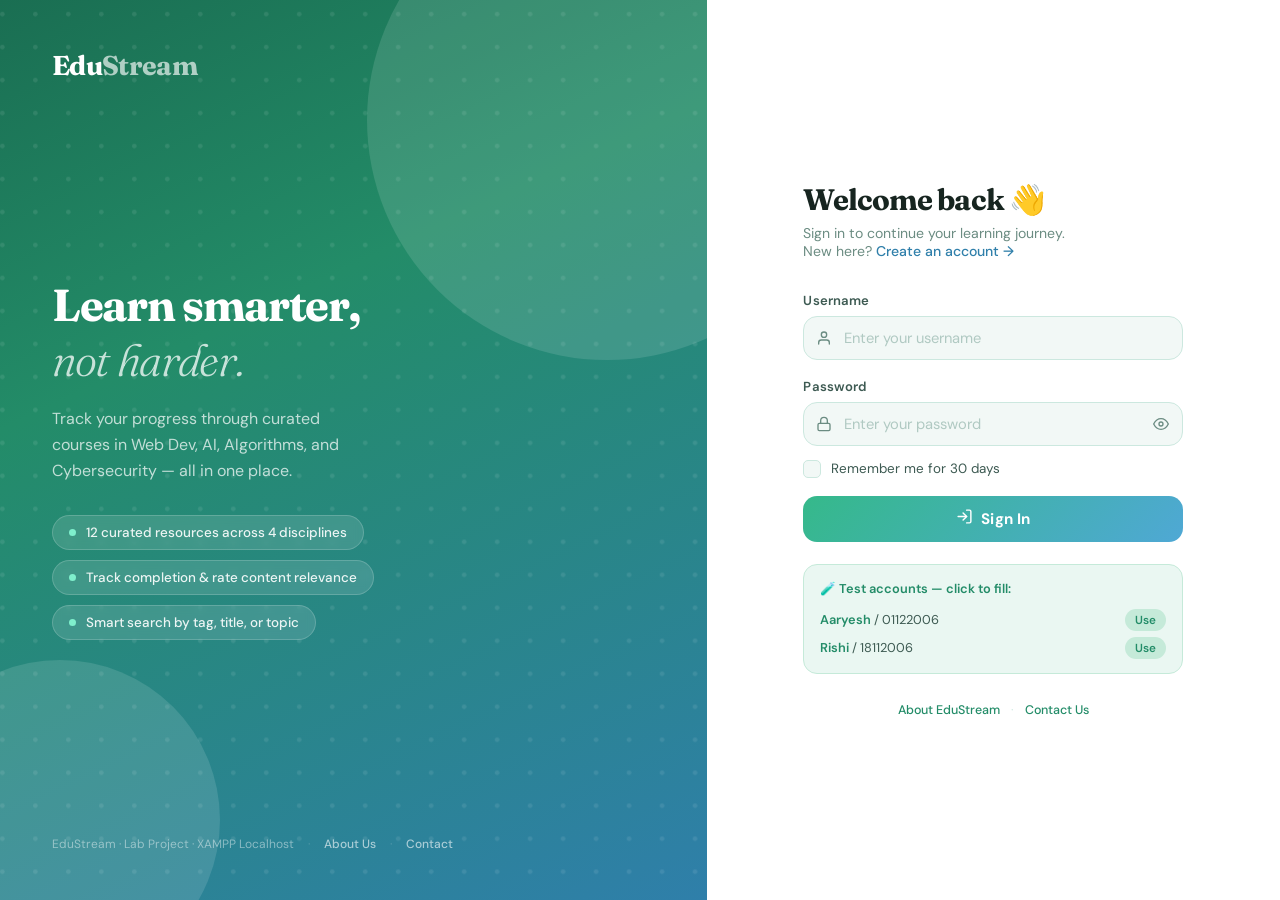
<file: login.html>
<!DOCTYPE html>
<html lang="en">
<head>
  <meta charset="UTF-8">
  <meta name="viewport" content="width=device-width, initial-scale=1.0">
  <title>EduStream — Sign In</title>

  <link rel="preconnect" href="https://fonts.googleapis.com">
  <link rel="preconnect" href="https://fonts.gstatic.com" crossorigin>
  <link href="https://fonts.googleapis.com/css2?family=DM+Sans:ital,opsz,wght@0,9..40,300;0,9..40,400;0,9..40,500;0,9..40,600;0,9..40,700;1,9..40,400&family=Fraunces:ital,opsz,wght@0,9..144,300;0,9..144,500;0,9..144,700;1,9..144,400&display=swap"
        rel="stylesheet">

  <style>
    /* ── Tokens ─────────────────────────────────────────────── */
    :root {
      --c-bg:          #f2f8f6;
      --c-surface:     #ffffff;
      --c-border:      #cce8df;
      --c-mint:        #35b98a;
      --c-mint-dark:   #238c68;
      --c-mint-light:  #c5ead9;
      --c-mint-xlight: #eaf7f2;
      --c-sky:         #4fa8d5;
      --c-sky-dark:    #2f7faa;
      --c-sky-light:   #cee8f6;
      --c-text:        #172520;
      --c-text-soft:   #3d5a52;
      --c-muted:       #6b8c82;
      --c-error:       #c0392b;
      --c-error-bg:    #fdecea;

      --font-display: 'Fraunces', Georgia, serif;
      --font-body:    'DM Sans', system-ui, sans-serif;
      --ease:         cubic-bezier(.4,0,.2,1);
      --transition:   .22s var(--ease);
      --radius-md:    14px;
      --radius-lg:    22px;
      --radius-pill:  999px;
    }

    *, *::before, *::after { box-sizing: border-box; margin: 0; padding: 0; }
    html, body { height: 100%; }

    body {
      font-family: var(--font-body);
      background: var(--c-bg);
      color: var(--c-text);
      min-height: 100vh;
      display: flex;
      align-items: stretch;
      -webkit-font-smoothing: antialiased;
    }

    /* ── Split layout ────────────────────────────────────────── */
    .page {
      display: flex;
      width: 100%;
      min-height: 100vh;
    }

    /* Left panel — decorative */
    .panel-left {
      flex: 1.1;
      background: linear-gradient(155deg, #1a6e52 0%, #238c68 35%, #2f7faa 100%);
      display: flex;
      flex-direction: column;
      justify-content: space-between;
      padding: 48px 52px;
      position: relative;
      overflow: hidden;
    }

    .panel-left::before,
    .panel-left::after {
      content: '';
      position: absolute;
      border-radius: 50%;
      opacity: .12;
    }
    .panel-left::before {
      width: 480px; height: 480px;
      background: #fff;
      top: -120px; right: -140px;
    }
    .panel-left::after {
      width: 320px; height: 320px;
      background: #fff;
      bottom: -80px; left: -100px;
    }

    .dot-grid {
      position: absolute;
      inset: 0;
      pointer-events: none;
      overflow: hidden;
    }
    .dot-grid svg {
      width: 100%; height: 100%;
      opacity: .09;
    }

    .panel-brand {
      font-family: var(--font-display);
      font-size: 1.7rem;
      font-weight: 700;
      color: #fff;
      letter-spacing: -.025em;
      position: relative;
      z-index: 1;
    }
    .panel-brand span { color: rgba(255,255,255,.65); }

    .panel-hero { position: relative; z-index: 1; }

    .panel-hero h1 {
      font-family: var(--font-display);
      font-size: clamp(2rem, 3.5vw, 2.8rem);
      font-weight: 700;
      color: #fff;
      line-height: 1.22;
      letter-spacing: -.03em;
      margin-bottom: 18px;
    }
    .panel-hero h1 em {
      font-style: italic;
      font-weight: 300;
      color: rgba(255,255,255,.75);
    }

    .panel-hero p {
      font-size: 1rem;
      color: rgba(255,255,255,.72);
      line-height: 1.65;
      max-width: 320px;
    }

    .feature-pills {
      display: flex;
      flex-direction: column;
      gap: 10px;
      margin-top: 30px;
    }
    .feature-pill {
      display: inline-flex;
      align-items: center;
      gap: 10px;
      background: rgba(255,255,255,.12);
      border: 1px solid rgba(255,255,255,.18);
      border-radius: var(--radius-pill);
      padding: 8px 16px;
      width: fit-content;
      font-size: .84rem;
      color: rgba(255,255,255,.9);
      font-weight: 500;
      backdrop-filter: blur(4px);
    }
    .feature-pill .dot {
      width: 7px; height: 7px;
      border-radius: 50%;
      background: #7fefcc;
      flex-shrink: 0;
    }

    /* Left panel footer with about link */
    .panel-footer {
      font-size: .75rem;
      color: rgba(255,255,255,.45);
      position: relative;
      z-index: 1;
      display: flex;
      align-items: center;
      gap: 14px;
      flex-wrap: wrap;
    }
    .panel-footer a {
      color: rgba(255,255,255,.6);
      text-decoration: none;
      font-weight: 500;
      transition: color .2s;
    }
    .panel-footer a:hover { color: #fff; }
    .panel-footer .sep { color: rgba(255,255,255,.2); }

    /* ── Right panel — form ──────────────────────────────────── */
    .panel-right {
      flex: .9;
      display: flex;
      align-items: center;
      justify-content: center;
      padding: 48px 40px;
      background: var(--c-surface);
    }

    .form-card {
      width: 100%;
      max-width: 380px;
      animation: fadeUp .5s var(--ease) both;
    }
    @keyframes fadeUp {
      from { opacity: 0; transform: translateY(22px); }
      to   { opacity: 1; transform: translateY(0); }
    }

    .form-header { margin-bottom: 32px; }
    .form-header h2 {
      font-family: var(--font-display);
      font-size: 1.85rem;
      font-weight: 700;
      color: var(--c-text);
      letter-spacing: -.03em;
      line-height: 1.2;
    }
    .form-header p {
      font-size: .88rem;
      color: var(--c-muted);
      margin-top: 6px;
    }
    .form-header p a {
      color: var(--c-sky-dark);
      text-decoration: none;
      font-weight: 500;
    }
    .form-header p a:hover { text-decoration: underline; }

    /* Form fields */
    .field { margin-bottom: 18px; }
    .field label {
      display: block;
      font-size: .82rem;
      font-weight: 600;
      color: var(--c-text-soft);
      margin-bottom: 7px;
      letter-spacing: .01em;
    }

    .input-wrap { position: relative; }
    .input-icon {
      position: absolute;
      left: 13px;
      top: 50%;
      transform: translateY(-50%);
      color: var(--c-muted);
      display: flex;
      align-items: center;
      pointer-events: none;
    }
    .input-icon svg { width: 16px; height: 16px; }

    .field input {
      width: 100%;
      padding: 11px 14px 11px 40px;
      border: 1.5px solid var(--c-border);
      border-radius: var(--radius-md);
      background: var(--c-bg);
      font-family: var(--font-body);
      font-size: .92rem;
      color: var(--c-text);
      outline: none;
      transition: border-color var(--transition), box-shadow var(--transition),
                  background var(--transition);
    }
    .field input:focus {
      border-color: var(--c-mint);
      background: #fff;
      box-shadow: 0 0 0 3px rgba(53,185,138,.14);
    }
    .field input::placeholder { color: #b0c9c2; }

    /* Password toggle */
    .pw-toggle {
      position: absolute;
      right: 12px;
      top: 50%;
      transform: translateY(-50%);
      background: none;
      border: none;
      cursor: pointer;
      color: var(--c-muted);
      display: flex;
      align-items: center;
      transition: color var(--transition);
      padding: 2px;
    }
    .pw-toggle:hover { color: var(--c-mint-dark); }
    .pw-toggle svg { width: 16px; height: 16px; }

    /* ── Remember Me row ─────────────────────────────────────── */
    /*
     * COOKIES IMPLEMENTATION NOTE
     * ───────────────────────────
     * The "Remember Me" checkbox toggles whether auth.php sets a
     * persistent 30-day "edu_remember" HttpOnly cookie in addition
     * to the normal PHP session cookie (PHPSESSID).
     *
     * Without "Remember Me":  only the session cookie is set
     *   → login expires when the browser closes.
     *
     * With "Remember Me":     session cookie + persistent cookie
     *   → login survives browser restarts for up to 30 days.
     *
     * Both cookies are HttpOnly (JS cannot read them) and
     * SameSite=Lax (CSRF protection).  See auth.php for details.
     */
    .remember-row {
      display: flex;
      align-items: center;
      gap: 10px;
      margin: -4px 0 18px;
      font-size: .84rem;
      color: var(--c-text-soft);
      cursor: pointer;
      user-select: none;
    }
    .cbx-wrap {
      width: 18px;
      height: 18px;
      border: 1.5px solid var(--c-border);
      border-radius: 5px;
      background: var(--c-bg);
      cursor: pointer;
      display: flex;
      align-items: center;
      justify-content: center;
      transition: border-color var(--transition), background var(--transition);
      flex-shrink: 0;
    }
    .cbx-wrap.checked {
      background: var(--c-mint);
      border-color: var(--c-mint);
    }
    .cbx-wrap svg {
      width: 11px;
      height: 11px;
      opacity: 0;
      transition: opacity .15s;
      stroke: #fff;
    }
    .cbx-wrap.checked svg { opacity: 1; }

    /* Error message */
    #errorMsg {
      display: none;
      align-items: center;
      gap: 8px;
      background: var(--c-error-bg);
      border: 1px solid #f5c2be;
      border-radius: var(--radius-md);
      padding: 10px 14px;
      font-size: .84rem;
      color: var(--c-error);
      margin-bottom: 16px;
      animation: shake .4s var(--ease);
    }
    #errorMsg.show { display: flex; }
    @keyframes shake {
      0%,100% { transform: translateX(0); }
      20%      { transform: translateX(-6px); }
      40%      { transform: translateX(6px); }
      60%      { transform: translateX(-4px); }
      80%      { transform: translateX(4px); }
    }
    #errorMsg svg { width: 15px; height: 15px; flex-shrink: 0; }

    /* Submit button */
    .btn-login {
      width: 100%;
      padding: 12px;
      border: none;
      border-radius: var(--radius-md);
      background: linear-gradient(135deg, var(--c-mint) 0%, var(--c-sky) 100%);
      color: #fff;
      font-family: var(--font-body);
      font-size: .95rem;
      font-weight: 700;
      letter-spacing: .01em;
      cursor: pointer;
      transition: opacity var(--transition), transform var(--transition),
                  box-shadow var(--transition);
      display: flex;
      align-items: center;
      justify-content: center;
      gap: 8px;
      margin-top: 6px;
    }
    .btn-login:hover:not(:disabled) {
      opacity: .92;
      transform: translateY(-1px);
      box-shadow: 0 8px 24px rgba(53,185,138,.32);
    }
    .btn-login:active:not(:disabled) { transform: translateY(0); }
    .btn-login:disabled {
      opacity: .55;
      cursor: not-allowed;
      transform: none;
    }
    .btn-login svg { width: 17px; height: 17px; }

    .spinner {
      width: 17px; height: 17px;
      border: 2.5px solid rgba(255,255,255,.35);
      border-top-color: #fff;
      border-radius: 50%;
      animation: spin .65s linear infinite;
      display: none;
    }
    .btn-login.loading .spinner { display: block; }
    .btn-login.loading .btn-text,
    .btn-login.loading .btn-icon { display: none; }
    @keyframes spin { to { transform: rotate(360deg); } }

    /* Demo hint */
    .demo-hint {
      margin-top: 22px;
      padding: 14px 16px;
      background: var(--c-mint-xlight);
      border: 1px solid var(--c-mint-light);
      border-radius: var(--radius-md);
      font-size: .8rem;
      color: var(--c-text-soft);
      line-height: 1.6;
    }
    .demo-hint strong { color: var(--c-mint-dark); font-weight: 600; }
    .demo-hint .demo-row {
      display: flex;
      align-items: center;
      justify-content: space-between;
      gap: 8px;
      margin-top: 6px;
    }
    .demo-row:first-of-type { margin-top: 10px; }

    .use-btn {
      background: var(--c-mint-light);
      border: none;
      border-radius: var(--radius-pill);
      padding: 3px 10px;
      font-family: var(--font-body);
      font-size: .73rem;
      font-weight: 600;
      color: var(--c-mint-dark);
      cursor: pointer;
      transition: background var(--transition);
      white-space: nowrap;
      flex-shrink: 0;
    }
    .use-btn:hover { background: var(--c-mint); color: #fff; }

    /* Footer links (right panel) */
    .form-footer {
      margin-top: 28px;
      text-align: center;
      font-size: .78rem;
      color: var(--c-muted);
    }
    .form-footer a {
      color: var(--c-mint-dark);
      text-decoration: none;
      font-weight: 500;
    }
    .form-footer a:hover { text-decoration: underline; }
    .form-footer .sep { margin: 0 8px; color: var(--c-border); }

    /* Responsive */
    @media (max-width: 800px) {
      .panel-left { display: none; }
      .panel-right { flex: 1; background: var(--c-bg); }
    }
    @media (max-width: 480px) {
      .panel-right { padding: 32px 20px; }
    }
  </style>
</head>
<body>

<div class="page">

  <!-- ── Left decorative panel ──────────────────────────────── -->
  <div class="panel-left">

    <div class="dot-grid">
      <svg viewBox="0 0 600 800" preserveAspectRatio="xMidYMid slice">
        <defs>
          <pattern id="dots" x="0" y="0" width="28" height="28" patternUnits="userSpaceOnUse">
            <circle cx="2" cy="2" r="2" fill="white"/>
          </pattern>
        </defs>
        <rect width="100%" height="100%" fill="url(#dots)"/>
      </svg>
    </div>

    <div class="panel-brand">Edu<span>Stream</span></div>

    <div class="panel-hero">
      <h1>Learn smarter,<br><em>not harder.</em></h1>
      <p>Track your progress through curated courses in Web Dev, AI, Algorithms, and Cybersecurity — all in one place.</p>

      <div class="feature-pills">
        <div class="feature-pill"><span class="dot"></span> 12 curated resources across 4 disciplines</div>
        <div class="feature-pill"><span class="dot"></span> Track completion &amp; rate content relevance</div>
        <div class="feature-pill"><span class="dot"></span> Smart search by tag, title, or topic</div>
      </div>
    </div>

    <div class="panel-footer">
      <span>EduStream · Lab Project · XAMPP Localhost</span>
      <span class="sep">·</span>
      <a href="about.html">About Us</a>
      <span class="sep">·</span>
      <a href="about.html#contact">Contact</a>
    </div>
  </div>

  <!-- ── Right form panel ───────────────────────────────────── -->
  <div class="panel-right">
    <div class="form-card">

      <div class="form-header">
        <h2>Welcome back 👋</h2>
        <p>Sign in to continue your learning journey.<br>
           New here? <a href="register.html">Create an account →</a></p>
      </div>

      <!-- Error message -->
      <div id="errorMsg">
        <svg viewBox="0 0 24 24" fill="none" stroke="currentColor" stroke-width="2.5"
             stroke-linecap="round" stroke-linejoin="round">
          <circle cx="12" cy="12" r="10"/>
          <line x1="12" y1="8" x2="12" y2="12"/>
          <line x1="12" y1="16" x2="12.01" y2="16"/>
        </svg>
        <span id="errorText">Invalid username or password.</span>
      </div>

      <!-- Username field -->
      <div class="field">
        <label for="username">Username</label>
        <div class="input-wrap">
          <span class="input-icon">
            <svg viewBox="0 0 24 24" fill="none" stroke="currentColor"
                 stroke-width="2" stroke-linecap="round" stroke-linejoin="round">
              <path d="M20 21v-2a4 4 0 0 0-4-4H8a4 4 0 0 0-4 4v2"/>
              <circle cx="12" cy="7" r="4"/>
            </svg>
          </span>
          <input id="username" type="text" placeholder="Enter your username"
                 autocomplete="username" spellcheck="false">
        </div>
      </div>

      <!-- Password field -->
      <div class="field">
        <label for="password">Password</label>
        <div class="input-wrap">
          <span class="input-icon">
            <svg viewBox="0 0 24 24" fill="none" stroke="currentColor"
                 stroke-width="2" stroke-linecap="round" stroke-linejoin="round">
              <rect x="3" y="11" width="18" height="11" rx="2" ry="2"/>
              <path d="M7 11V7a5 5 0 0 1 10 0v4"/>
            </svg>
          </span>
          <input id="password" type="password" placeholder="Enter your password"
                 autocomplete="current-password">
          <button class="pw-toggle" type="button" id="pwToggle"
                  onclick="togglePassword()" aria-label="Toggle password visibility">
            <svg id="eyeIcon" viewBox="0 0 24 24" fill="none" stroke="currentColor"
                 stroke-width="2" stroke-linecap="round" stroke-linejoin="round">
              <path d="M1 12s4-8 11-8 11 8 11 8-4 8-11 8-11-8-11-8z"/>
              <circle cx="12" cy="12" r="3"/>
            </svg>
          </button>
        </div>
      </div>

      <!-- Remember Me checkbox -->
      <!--
        COOKIE EXPLANATION FOR TESTERS
        ────────────────────────────────
        Unchecked (default): PHP sets only the HttpOnly session cookie
          "PHPSESSID". Session ends when the browser closes.

        Checked: PHP ALSO sets "edu_remember" — a 30-day HttpOnly
          persistent cookie. The login survives browser restarts.
          Both cookies are SameSite=Lax to resist CSRF attacks.
          Neither cookie is readable by JavaScript (HttpOnly).
      -->
      <label class="remember-row" id="rememberLabel">
        <div class="cbx-wrap" id="cbxWrap" onclick="toggleRemember()">
          <svg viewBox="0 0 12 12" fill="none" stroke-width="2"
               stroke-linecap="round" stroke-linejoin="round">
            <polyline points="2 6 5 9 10 3"/>
          </svg>
        </div>
        <span>Remember me for 30 days</span>
      </label>

      <!-- Submit button -->
      <button class="btn-login" id="loginBtn" onclick="handleLogin()">
        <span class="btn-icon">
          <svg viewBox="0 0 24 24" fill="none" stroke="currentColor"
               stroke-width="2" stroke-linecap="round" stroke-linejoin="round"
               width="17" height="17">
            <path d="M15 3h4a2 2 0 0 1 2 2v14a2 2 0 0 1-2 2h-4"/>
            <polyline points="10 17 15 12 10 7"/>
            <line x1="15" y1="12" x2="3" y2="12"/>
          </svg>
        </span>
        <span class="btn-text">Sign In</span>
        <div class="spinner"></div>
      </button>

      <!-- Demo user quick-fill -->
      <div class="demo-hint">
        <strong>🧪 Test accounts — click to fill:</strong>

        <div class="demo-row">
          <span><strong>Aaryesh</strong> / 01122006</span>
          <button class="use-btn" onclick="fillCredentials('Aaryesh','01122006')">Use</button>
        </div>
        <div class="demo-row">
          <span><strong>Rishi</strong> / 18112006</span>
          <button class="use-btn" onclick="fillCredentials('Rishi','18112006')">Use</button>
        </div>
      </div>

      <!-- Footer links -->
      <div class="form-footer">
        <a href="about.html">About EduStream</a>
        <span class="sep">·</span>
        <a href="about.html#contact">Contact Us</a>
      </div>

    </div>
  </div>

</div><!-- /.page -->

<script>
  /* Redirect if already logged in */
  (function() {
    if (sessionStorage.getItem('edu_user')) {
      window.location.replace('index.html');
    }
  })();

  /* ── Remember Me state ──────────────────────────────────── */
  let rememberMe = false;

  function toggleRemember() {
    rememberMe = !rememberMe;
    document.getElementById('cbxWrap').classList.toggle('checked', rememberMe);
  }

  /* ── Enter key submit ───────────────────────────────────── */
  document.addEventListener('keydown', e => {
    if (e.key === 'Enter') handleLogin();
  });

  /* ── Password visibility toggle ────────────────────────── */
  function togglePassword() {
    const input = document.getElementById('password');
    const icon  = document.getElementById('eyeIcon');
    const show  = input.type === 'password';
    input.type  = show ? 'text' : 'password';
    icon.innerHTML = show
      ? `<path d="M17.94 17.94A10.07 10.07 0 0 1 12 20c-7 0-11-8-11-8a18.45 18.45 0 0 1 5.06-5.94"/><path d="M9.9 4.24A9.12 9.12 0 0 1 12 4c7 0 11 8 11 8a18.5 18.5 0 0 1-2.16 3.19"/><line x1="1" y1="1" x2="23" y2="23"/>`
      : `<path d="M1 12s4-8 11-8 11 8 11 8-4 8-11 8-11-8-11-8z"/><circle cx="12" cy="12" r="3"/>`;
  }

  /* ── Quick-fill demo credentials ───────────────────────── */
  function fillCredentials(user, pass) {
    document.getElementById('username').value = user;
    document.getElementById('password').value = pass;
    document.getElementById('errorMsg').classList.remove('show');
    document.getElementById('username').focus();
  }

  /* ── Login handler ──────────────────────────────────────── */
  async function handleLogin() {
    const btn      = document.getElementById('loginBtn');
    const errBox   = document.getElementById('errorMsg');
    const errText  = document.getElementById('errorText');
    const username = document.getElementById('username').value.trim();
    const password = document.getElementById('password').value;

    errBox.classList.remove('show');

    if (!username || !password) {
      errText.textContent = 'Please enter both username and password.';
      errBox.classList.add('show');
      return;
    }

    btn.classList.add('loading');
    btn.disabled = true;

    try {
      const res  = await fetch('auth.php', {
        method: 'POST',
        headers: { 'Content-Type': 'application/json' },
        credentials: 'include',   // send/receive HttpOnly cookies
        body: JSON.stringify({ username, password, remember: rememberMe }),
      });
      const data = await res.json();

      if (data.success) {
        /* Store minimal user info in sessionStorage for the main app */
        sessionStorage.setItem('edu_user', JSON.stringify({
          id:       data.user_id,
          username: data.username,
        }));
        window.location.replace('index.html');
      } else {
        errText.textContent = data.error || 'Invalid username or password.';
        errBox.classList.add('show');
        btn.classList.remove('loading');
        btn.disabled = false;
      }
    } catch (e) {
      errText.textContent = 'Network error — is XAMPP running?';
      errBox.classList.add('show');
      btn.classList.remove('loading');
      btn.disabled = false;
    }
  }
</script>

</body>
</html>
</file>
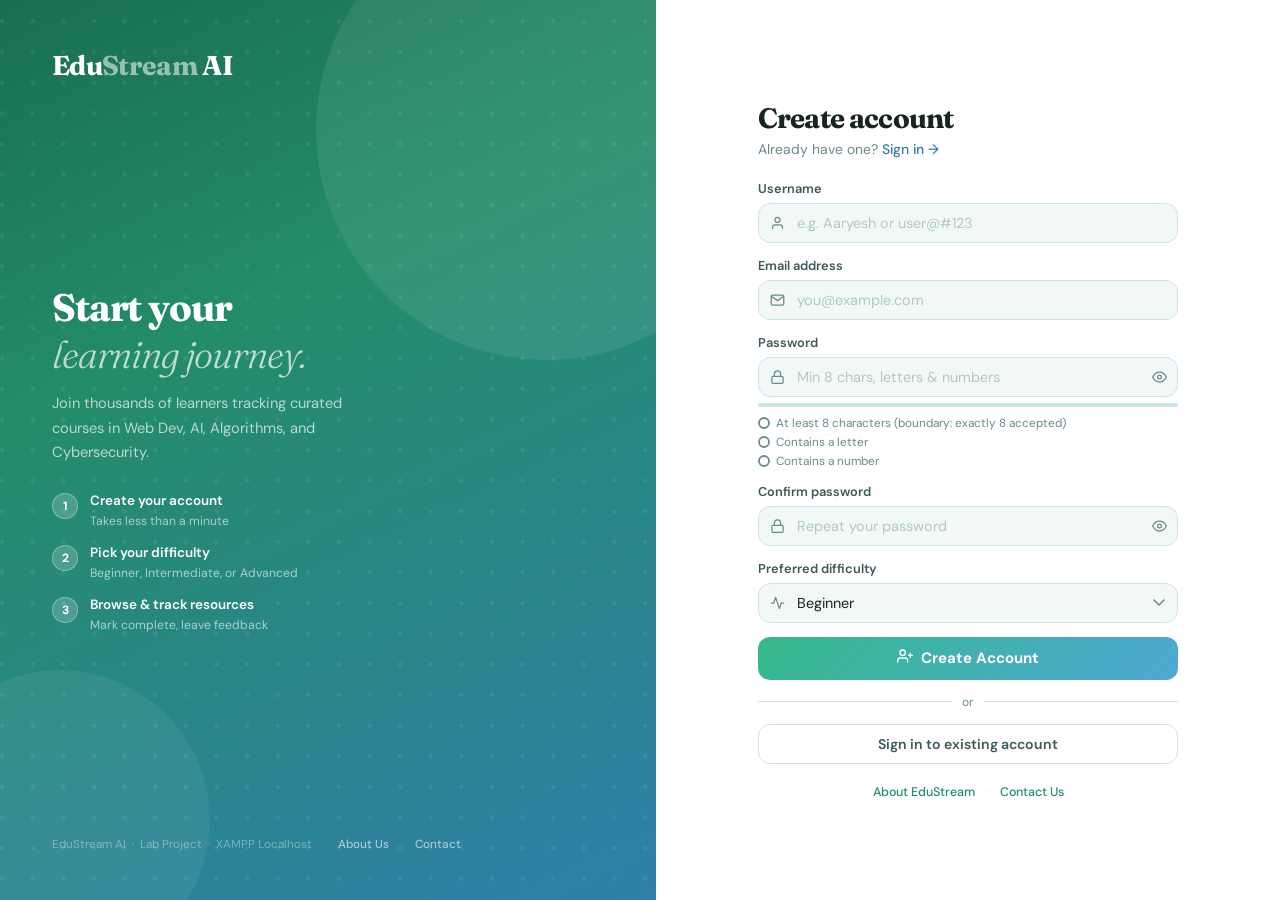
<file: register.html>
<!DOCTYPE html>
<html lang="en">
<head>
  <meta charset="UTF-8">
  <meta name="viewport" content="width=device-width, initial-scale=1.0">
  <title>EduStream AI &mdash; Create Account</title>
  <link rel="preconnect" href="https://fonts.googleapis.com">
  <link rel="preconnect" href="https://fonts.gstatic.com" crossorigin>
  <link href="https://fonts.googleapis.com/css2?family=DM+Sans:ital,opsz,wght@0,9..40,300;0,9..40,400;0,9..40,500;0,9..40,600;0,9..40,700&family=Fraunces:ital,opsz,wght@0,9..144,300;0,9..144,500;0,9..144,700;1,9..144,300&display=swap" rel="stylesheet">
  <style>
    :root {
      --mint:#35b98a; --mint-dk:#238c68; --mint-lt:#c5ead9; --mint-xl:#eaf7f2;
      --sky:#4fa8d5;  --sky-dk:#2f7faa;  --sky-lt:#cee8f6;
      --bg:#f2f8f6; --surface:#fff; --border:#cce8df;
      --text:#172520; --soft:#3d5a52; --muted:#6b8c82;
      --err:#c0392b; --err-bg:#fdecea; --err-brd:#f5c2be;
      --ok:#238c68;  --ok-bg:#eaf7f2;
      --font-d:'Fraunces',Georgia,serif;
      --font-b:'DM Sans',system-ui,sans-serif;
      --ease:cubic-bezier(.4,0,.2,1);
      --r-pill:999px; --r-md:12px; --r-lg:18px;
    }
    *, *::before, *::after { box-sizing:border-box; margin:0; padding:0; }
    html,body { height:100%; }
    body { font-family:var(--font-b); background:var(--bg); color:var(--text); display:flex; min-height:100vh; -webkit-font-smoothing:antialiased; }

    /* ── Split layout ── */
    .page { display:flex; width:100%; min-height:100vh; }

    /* Left panel */
    .panel-left {
      flex:1; background:linear-gradient(155deg,#1a6e52 0%,#238c68 35%,#2f7faa 100%);
      display:flex; flex-direction:column; justify-content:space-between;
      padding:48px 52px; position:relative; overflow:hidden;
    }
    .panel-left::before { content:''; position:absolute; width:460px; height:460px; border-radius:50%; background:#fff; opacity:.08; top:-100px; right:-120px; }
    .panel-left::after  { content:''; position:absolute; width:300px; height:300px; border-radius:50%; background:#fff; opacity:.06; bottom:-70px; left:-90px; }
    .dot-grid { position:absolute; inset:0; pointer-events:none; overflow:hidden; }
    .dot-grid svg { width:100%; height:100%; opacity:.08; }

    .left-brand { font-family:var(--font-d); font-size:1.7rem; font-weight:700; color:#fff; letter-spacing:-.025em; z-index:1; position:relative; }
    .left-brand span { color:rgba(255,255,255,.55); }

    .panel-hero { position:relative; z-index:1; }
    .panel-hero h1 { font-family:var(--font-d); font-size:clamp(1.8rem,3vw,2.6rem); font-weight:700; color:#fff; line-height:1.22; letter-spacing:-.03em; margin-bottom:14px; }
    .panel-hero h1 em { font-style:italic; font-weight:300; color:rgba(255,255,255,.7); }
    .panel-hero p  { font-size:.92rem; color:rgba(255,255,255,.68); line-height:1.65; max-width:300px; }

    .steps { display:flex; flex-direction:column; gap:14px; margin-top:28px; }
    .step  { display:flex; align-items:flex-start; gap:12px; }
    .step-num { width:26px; height:26px; border-radius:50%; background:rgba(255,255,255,.18); border:1px solid rgba(255,255,255,.3); display:flex; align-items:center; justify-content:center; font-size:.75rem; font-weight:700; color:#fff; flex-shrink:0; margin-top:1px; }
    .step-text strong { display:block; font-size:.84rem; color:#fff; font-weight:600; }
    .step-text span   { font-size:.76rem; color:rgba(255,255,255,.6); }

    /* Left panel footer with About/Contact links */
    .panel-foot {
      font-size:.73rem; color:rgba(255,255,255,.38); position:relative; z-index:1;
      display:flex; align-items:center; gap:12px; flex-wrap:wrap;
    }
    .panel-foot a { color:rgba(255,255,255,.58); text-decoration:none; font-weight:500; transition:color .2s; }
    .panel-foot a:hover { color:#fff; }
    .panel-foot .sep { color:rgba(255,255,255,.18); }

    /* Right / form panel */
    .panel-right { flex:1; display:flex; align-items:center; justify-content:center; padding:40px 36px; background:var(--surface); overflow-y:auto; }
    .form-card { width:100%; max-width:420px; animation:fadeUp .45s var(--ease) both; }
    @keyframes fadeUp { from{opacity:0;transform:translateY(18px)} to{opacity:1;transform:none} }

    .form-header { margin-bottom:22px; }
    .form-header h2 { font-family:var(--font-d); font-size:1.75rem; font-weight:700; color:var(--text); letter-spacing:-.03em; }
    .form-header p  { font-size:.87rem; color:var(--muted); margin-top:5px; }
    .form-header p a { color:var(--sky-dk); text-decoration:none; font-weight:500; }
    .form-header p a:hover { text-decoration:underline; }

    .field { margin-bottom:14px; }
    .field label { display:block; font-size:.8rem; font-weight:600; color:var(--soft); margin-bottom:6px; }

    .input-wrap { position:relative; }
    .input-icon { position:absolute; left:12px; top:50%; transform:translateY(-50%); color:var(--muted); display:flex; align-items:center; pointer-events:none; }
    .input-icon svg { width:15px; height:15px; }

    .field input, .field select {
      width:100%; padding:10px 40px 10px 38px; border:1.5px solid var(--border); border-radius:var(--r-md);
      background:var(--bg); font-family:var(--font-b); font-size:.9rem; color:var(--text); outline:none;
      transition:border-color .2s, box-shadow .2s, background .2s; -webkit-appearance:none;
    }
    .field select { padding-right:32px; background-image:url("data:image/svg+xml,%3Csvg xmlns='http://www.w3.org/2000/svg' width='12' height='8' viewBox='0 0 12 8'%3E%3Cpath d='M1 1l5 5 5-5' stroke='%236b8c82' stroke-width='1.5' fill='none' stroke-linecap='round'/%3E%3C/svg%3E"); background-repeat:no-repeat; background-position:right 12px center; }
    .field input:focus, .field select:focus { border-color:var(--mint); background:#fff; box-shadow:0 0 0 3px rgba(53,185,138,.13); }
    .field input::placeholder { color:#b0c9c2; }
    .field input.error  { border-color:var(--err); box-shadow:0 0 0 3px rgba(192,57,43,.10); }
    .field input.ok     { border-color:var(--mint); }

    .pw-toggle { position:absolute; right:11px; top:50%; transform:translateY(-50%); background:none; border:none; cursor:pointer; color:var(--muted); display:flex; align-items:center; transition:color .2s; }
    .pw-toggle:hover { color:var(--mint-dk); }
    .pw-toggle svg { width:15px; height:15px; }

    /* Field-level error */
    .field-err { font-size:.74rem; color:var(--err); margin-top:4px; display:none; }
    .field-err.show { display:block; }

    /* Password strength bar */
    .pw-strength { margin-top:6px; }
    .pw-strength-bar { height:4px; background:var(--border); border-radius:999px; overflow:hidden; }
    .pw-strength-fill { height:100%; border-radius:999px; width:0%; transition:width .3s, background .3s; }
    .pw-strength-label { font-size:.72rem; margin-top:4px; color:var(--muted); }

    /* Password rules checklist */
    .pw-rules { margin-top:8px; display:flex; flex-direction:column; gap:3px; }
    .pw-rule  { display:flex; align-items:center; gap:6px; font-size:.74rem; color:var(--muted); }
    .pw-rule svg { width:12px; height:12px; flex-shrink:0; }
    .pw-rule.pass { color:var(--ok); }
    .pw-rule.fail { color:var(--err); }

    /* Top-level error banner */
    #errorBanner { display:none; align-items:center; gap:8px; background:var(--err-bg); border:1px solid var(--err-brd); border-radius:var(--r-md); padding:10px 14px; font-size:.84rem; color:var(--err); margin-bottom:14px; }
    #errorBanner.show { display:flex; animation:shake .4s var(--ease); }
    @keyframes shake { 0%,100%{transform:none} 20%{transform:translateX(-4px)} 40%{transform:translateX(4px)} 60%{transform:translateX(-3px)} 80%{transform:translateX(3px)} }
    #errorBanner svg { width:15px; height:15px; flex-shrink:0; }

    /* Success banner */
    #successBanner { display:none; align-items:center; gap:8px; background:var(--ok-bg); border:1px solid var(--mint-lt); border-radius:var(--r-md); padding:10px 14px; font-size:.84rem; color:var(--ok); margin-bottom:14px; }
    #successBanner.show { display:flex; }
    #successBanner svg { width:15px; height:15px; flex-shrink:0; }

    /* Submit button */
    .btn-register { width:100%; padding:11px; border:none; border-radius:var(--r-md); background:linear-gradient(135deg,var(--mint) 0%,var(--sky) 100%); color:#fff; font-family:var(--font-b); font-size:.94rem; font-weight:700; cursor:pointer; display:flex; align-items:center; justify-content:center; gap:8px; transition:opacity .2s, transform .2s, box-shadow .2s; margin-top:4px; }
    .btn-register:hover:not(:disabled) { opacity:.92; transform:translateY(-1px); box-shadow:0 7px 22px rgba(53,185,138,.28); }
    .btn-register:disabled { opacity:.5; cursor:not-allowed; transform:none; }
    .reg-spinner { width:17px; height:17px; border:2.5px solid rgba(255,255,255,.35); border-top-color:#fff; border-radius:50%; animation:spin .65s linear infinite; display:none; }
    .btn-register.loading .reg-spinner { display:block; }
    .btn-register.loading .reg-text, .btn-register.loading .reg-icon { display:none; }
    @keyframes spin { to{transform:rotate(360deg)} }

    /* Divider */
    .divider { display:flex; align-items:center; gap:10px; margin:14px 0; }
    .divider::before, .divider::after { content:''; flex:1; height:1px; background:var(--border); }
    .divider span { font-size:.75rem; color:var(--muted); }

    .sign-in-btn { width:100%; padding:10px; border:1.5px solid var(--border); border-radius:var(--r-md); background:transparent; color:var(--soft); font-family:var(--font-b); font-size:.88rem; font-weight:600; cursor:pointer; transition:border-color .2s, color .2s; text-align:center; text-decoration:none; display:block; }
    .sign-in-btn:hover { border-color:var(--mint); color:var(--mint-dk); }

    /* Footer links */
    .form-footer { margin-top:20px; text-align:center; font-size:.78rem; color:var(--muted); }
    .form-footer a { color:var(--mint-dk); text-decoration:none; font-weight:500; }
    .form-footer a:hover { text-decoration:underline; }
    .form-footer .sep { margin:0 8px; color:var(--border); }

    @media(max-width:800px) { .panel-left{display:none} .panel-right{flex:1;background:var(--bg)} }
    @media(max-width:460px) { .panel-right{padding:28px 18px} }
  </style>
</head>
<body>
<div class="page">

  <!-- Left panel -->
  <div class="panel-left">
    <div class="dot-grid">
      <svg viewBox="0 0 600 900" preserveAspectRatio="xMidYMid slice">
        <defs><pattern id="dots" x="0" y="0" width="28" height="28" patternUnits="userSpaceOnUse"><circle cx="2" cy="2" r="2" fill="white"/></pattern></defs>
        <rect width="100%" height="100%" fill="url(#dots)"/>
      </svg>
    </div>
    <div class="left-brand">Edu<span>Stream</span> AI</div>
    <div class="panel-hero">
      <h1>Start your<br><em>learning journey.</em></h1>
      <p>Join thousands of learners tracking curated courses in Web Dev, AI, Algorithms, and Cybersecurity.</p>
      <div class="steps">
        <div class="step">
          <div class="step-num">1</div>
          <div class="step-text"><strong>Create your account</strong><span>Takes less than a minute</span></div>
        </div>
        <div class="step">
          <div class="step-num">2</div>
          <div class="step-text"><strong>Pick your difficulty</strong><span>Beginner, Intermediate, or Advanced</span></div>
        </div>
        <div class="step">
          <div class="step-num">3</div>
          <div class="step-text"><strong>Browse &amp; track resources</strong><span>Mark complete, leave feedback</span></div>
        </div>
      </div>
    </div>
    <div class="panel-foot">
      <span>EduStream AI &nbsp;&middot;&nbsp; Lab Project &nbsp;&middot;&nbsp; XAMPP Localhost</span>
      <span class="sep">·</span>
      <a href="about.html">About Us</a>
      <span class="sep">·</span>
      <a href="about.html#contact">Contact</a>
    </div>
  </div>

  <!-- Right / form panel -->
  <div class="panel-right">
    <div class="form-card">

      <div class="form-header">
        <h2>Create account</h2>
        <p>Already have one? <a href="login.html">Sign in &rarr;</a></p>
      </div>

      <!-- Banners -->
      <div id="errorBanner">
        <svg viewBox="0 0 24 24" fill="none" stroke="currentColor" stroke-width="2.5" stroke-linecap="round" stroke-linejoin="round"><circle cx="12" cy="12" r="10"/><line x1="12" y1="8" x2="12" y2="12"/><line x1="12" y1="16" x2="12.01" y2="16"/></svg>
        <span id="errorText"></span>
      </div>
      <div id="successBanner">
        <svg viewBox="0 0 24 24" fill="none" stroke="currentColor" stroke-width="2.5" stroke-linecap="round" stroke-linejoin="round"><polyline points="20 6 9 17 4 12"/></svg>
        <span>Account created! Redirecting to sign in…</span>
      </div>

      <!--
      ═══════════════════════════════════════════════════════════
        VALIDATION MAP — where each check lives
        (Client-side = JS below | Server-side = register.php)
      ═══════════════════════════════════════════════════════════

        TC_REG_02  Empty fields
          Client → handleRegister() lines 1–5 (presence guard)
          Server → register.php lines 48–58

        TC_REG_03  Invalid email format
          Client → liveValidate('email') via regex /^[^\s@]+@[^\s@]+\.[^\s@]+$/
          Server → register.php lines 61–70 (filter_var FILTER_VALIDATE_EMAIL)

        TC_REG_04  Password mismatch
          Client → liveValidate('confirm') compares pw vs cf in real time
          Server → register.php lines 73–82

        TC_REG_05  Weak password (must have letter + digit)
          Client → updateStrength() sets rule-letter / rule-num icons
          Server → register.php lines 91–99 (preg_match checks)

        TC_REG_06  Duplicate username / email
          Server only → register.php lines 109–118 (SELECT + 409 response)

        TC_REG_07  Boundary length (exactly 8 chars accepted)
          Client → updateStrength() uses pw.length >= 8
          Server → register.php lines 84–90 (strlen($password) < 8)

        TC_REG_08  Username special chars
          Client → liveValidate('username') regex /^[A-Za-z0-9_\-@#]{3,80}$/
          Server → register.php lines 101–108 (same regex via preg_match)

        TC_REG_09  Successful redirect
          Client → handleRegister() shows successBanner then location.replace
          Server → register.php returns {success:true, redirect:'login.html'}
      ═══════════════════════════════════════════════════════════
      -->

      <!-- ── Username ──────────────────────────────────────────
           VALIDATION (TC_REG_08):
           Client-side  → liveValidate('username')
             Regex: /^[A-Za-z0-9_\-@#]{3,80}$/
             Fires on every keystroke via oninput.
             Shows inline error under the field.
           Server-side  → register.php, preg_match same regex.
           ─────────────────────────────────────────────────── -->
      <div class="field">
        <label for="username">Username</label>
        <div class="input-wrap">
          <span class="input-icon"><svg viewBox="0 0 24 24" fill="none" stroke="currentColor" stroke-width="2" stroke-linecap="round" stroke-linejoin="round"><path d="M20 21v-2a4 4 0 0 0-4-4H8a4 4 0 0 0-4 4v2"/><circle cx="12" cy="7" r="4"/></svg></span>
          <input id="username" type="text" placeholder="e.g. Aaryesh or user@#123"
                 autocomplete="username" spellcheck="false"
                 oninput="liveValidate('username')">
        </div>
        <div class="field-err" id="err-username">
          <!-- Shown by JS when regex fails (TC_REG_08) -->
        </div>
      </div>

      <!-- ── Email ─────────────────────────────────────────────
           VALIDATION (TC_REG_03):
           Client-side  → liveValidate('email')
             Regex: /^[^\s@]+@[^\s@]+\.[^\s@]+$/
             Fires on keystroke. Catches obviously bad formats.
           Server-side  → register.php, filter_var(FILTER_VALIDATE_EMAIL).
           ─────────────────────────────────────────────────── -->
      <div class="field">
        <label for="email">Email address</label>
        <div class="input-wrap">
          <span class="input-icon"><svg viewBox="0 0 24 24" fill="none" stroke="currentColor" stroke-width="2" stroke-linecap="round" stroke-linejoin="round"><path d="M4 4h16c1.1 0 2 .9 2 2v12c0 1.1-.9 2-2 2H4c-1.1 0-2-.9-2-2V6c0-1.1.9-2 2-2z"/><polyline points="22,6 12,13 2,6"/></svg></span>
          <input id="email" type="email" placeholder="you@example.com"
                 autocomplete="email"
                 oninput="liveValidate('email')">
        </div>
        <div class="field-err" id="err-email">
          <!-- Shown by JS when email regex fails (TC_REG_03) -->
        </div>
      </div>

      <!-- ── Password ──────────────────────────────────────────
           VALIDATIONS (TC_REG_05, TC_REG_07):
           TC_REG_07 — boundary: exactly 8 characters is ACCEPTED.
             Client → updateStrength(): pw.length >= 8 turns rule-len green.
             Server → register.php: strlen($password) < 8 rejects; === 8 passes.

           TC_REG_05 — must contain at least one letter AND one digit.
             Client → updateStrength(): /[A-Za-z]/ and /[0-9]/ checks.
             Server → register.php: two preg_match() calls (lines 91–99).

           Strength meter: score 0–5 maps to Weak/Fair/Good/Strong.
           ─────────────────────────────────────────────────── -->
      <div class="field">
        <label for="password">Password</label>
        <div class="input-wrap">
          <span class="input-icon"><svg viewBox="0 0 24 24" fill="none" stroke="currentColor" stroke-width="2" stroke-linecap="round" stroke-linejoin="round"><rect x="3" y="11" width="18" height="11" rx="2"/><path d="M7 11V7a5 5 0 0 1 10 0v4"/></svg></span>
          <input id="password" type="password" placeholder="Min 8 chars, letters &amp; numbers"
                 autocomplete="new-password"
                 oninput="updateStrength()">
          <button class="pw-toggle" type="button" onclick="togglePw('password','eye1')" aria-label="Toggle">
            <svg id="eye1" viewBox="0 0 24 24" fill="none" stroke="currentColor" stroke-width="2" stroke-linecap="round" stroke-linejoin="round"><path d="M1 12s4-8 11-8 11 8 11 8-4 8-11 8-11-8-11-8z"/><circle cx="12" cy="12" r="3"/></svg>
          </button>
        </div>
        <!-- Strength bar (TC_REG_05 / TC_REG_07 visual feedback) -->
        <div class="pw-strength">
          <div class="pw-strength-bar"><div class="pw-strength-fill" id="strengthFill"></div></div>
          <div class="pw-strength-label" id="strengthLabel"></div>
        </div>
        <!-- Rule checklist — each rule turns green when satisfied -->
        <div class="pw-rules">
          <div class="pw-rule" id="rule-len">
            <!-- TC_REG_07: ≥ 8 chars (exactly 8 accepted as boundary case) -->
            <svg viewBox="0 0 12 12" fill="none" stroke="currentColor" stroke-width="1.8" stroke-linecap="round" stroke-linejoin="round"><circle cx="6" cy="6" r="5"/></svg>
            At least 8 characters (boundary: exactly 8 accepted)
          </div>
          <div class="pw-rule" id="rule-letter">
            <!-- TC_REG_05 part 1: must contain a letter -->
            <svg viewBox="0 0 12 12" fill="none" stroke="currentColor" stroke-width="1.8" stroke-linecap="round" stroke-linejoin="round"><circle cx="6" cy="6" r="5"/></svg>
            Contains a letter
          </div>
          <div class="pw-rule" id="rule-num">
            <!-- TC_REG_05 part 2: must contain a number -->
            <svg viewBox="0 0 12 12" fill="none" stroke="currentColor" stroke-width="1.8" stroke-linecap="round" stroke-linejoin="round"><circle cx="6" cy="6" r="5"/></svg>
            Contains a number
          </div>
        </div>
        <div class="field-err" id="err-password"></div>
      </div>

      <!-- ── Confirm password ──────────────────────────────────
           VALIDATION (TC_REG_04):
           Client-side  → liveValidate('confirm')
             Compares confirm.value with password.value on every keystroke.
             Shows "Passwords do not match" inline error immediately.
             Turns border green when they match.
           Server-side  → register.php: $password !== $confirm → 422.
           ─────────────────────────────────────────────────── -->
      <div class="field">
        <label for="confirm">Confirm password</label>
        <div class="input-wrap">
          <span class="input-icon"><svg viewBox="0 0 24 24" fill="none" stroke="currentColor" stroke-width="2" stroke-linecap="round" stroke-linejoin="round"><rect x="3" y="11" width="18" height="11" rx="2"/><path d="M7 11V7a5 5 0 0 1 10 0v4"/></svg></span>
          <input id="confirm" type="password" placeholder="Repeat your password"
                 autocomplete="new-password"
                 oninput="liveValidate('confirm')">
          <button class="pw-toggle" type="button" onclick="togglePw('confirm','eye2')" aria-label="Toggle">
            <svg id="eye2" viewBox="0 0 24 24" fill="none" stroke="currentColor" stroke-width="2" stroke-linecap="round" stroke-linejoin="round"><path d="M1 12s4-8 11-8 11 8 11 8-4 8-11 8-11-8-11-8z"/><circle cx="12" cy="12" r="3"/></svg>
          </button>
        </div>
        <div class="field-err" id="err-confirm">
          <!-- TC_REG_04: shown when passwords don't match -->
        </div>
      </div>

      <!-- ── Preferred difficulty ──────────────────────────────
           No specific TC for this, but server sanitises the value:
           register.php validates against ['Beginner','Intermediate','Advanced']
           and defaults to 'Beginner' if invalid.
           ─────────────────────────────────────────────────── -->
      <div class="field">
        <label for="difficulty">Preferred difficulty</label>
        <div class="input-wrap">
          <span class="input-icon"><svg viewBox="0 0 24 24" fill="none" stroke="currentColor" stroke-width="2" stroke-linecap="round" stroke-linejoin="round"><polyline points="22 12 18 12 15 21 9 3 6 12 2 12"/></svg></span>
          <select id="difficulty">
            <option value="Beginner">Beginner</option>
            <option value="Intermediate">Intermediate</option>
            <option value="Advanced">Advanced</option>
          </select>
        </div>
      </div>

      <!-- ── Submit ───────────────────────────────────────────
           TC_REG_02 (empty fields) checked first in handleRegister().
           TC_REG_01 / TC_REG_09 (success + redirect) on API success.
           TC_REG_06 (duplicate user) shows banner from server 409.
           ─────────────────────────────────────────────────── -->
      <button class="btn-register" id="regBtn" onclick="handleRegister()">
        <span class="reg-icon"><svg viewBox="0 0 24 24" fill="none" stroke="currentColor" stroke-width="2" stroke-linecap="round" stroke-linejoin="round" width="16" height="16"><path d="M16 21v-2a4 4 0 0 0-4-4H5a4 4 0 0 0-4 4v2"/><circle cx="8.5" cy="7" r="4"/><line x1="20" y1="8" x2="20" y2="14"/><line x1="23" y1="11" x2="17" y2="11"/></svg></span>
        <span class="reg-text">Create Account</span>
        <div class="reg-spinner"></div>
      </button>

      <div class="divider"><span>or</span></div>
      <a href="login.html" class="sign-in-btn">Sign in to existing account</a>

      <!-- Footer links (TC requirement: About/Contact accessible from register page) -->
      <div class="form-footer">
        <a href="about.html">About EduStream</a>
        <span class="sep">·</span>
        <a href="about.html#contact">Contact Us</a>
      </div>

    </div>
  </div>
</div>

<script>
/* Redirect if already logged in */
(function(){const u=sessionStorage.getItem('edu_user'); if(u) window.location.replace('index.html');})();
document.addEventListener('keydown', e => { if(e.key==='Enter') handleRegister(); });

/* ── Toggle password visibility ── */
function togglePw(inputId, iconId) {
  const inp = document.getElementById(inputId);
  const ico = document.getElementById(iconId);
  const show = inp.type === 'password';
  inp.type = show ? 'text' : 'password';
  ico.innerHTML = show
    ? '<path d="M17.94 17.94A10.07 10.07 0 0 1 12 20c-7 0-11-8-11-8a18.45 18.45 0 0 1 5.06-5.94"/><path d="M9.9 4.24A9.12 9.12 0 0 1 12 4c7 0 11 8 11 8a18.5 18.5 0 0 1-2.16 3.19"/><line x1="1" y1="1" x2="23" y2="23"/>'
    : '<path d="M1 12s4-8 11-8 11 8 11 8-4 8-11 8-11-8-11-8z"/><circle cx="12" cy="12" r="3"/>';
}

/* ── Live validation per field ──────────────────────────────────────────────
 *
 *  VALIDATION DETAILS (annotated with test case codes):
 *
 *  TC_REG_03 — Invalid email format
 *    Field: 'email'
 *    Trigger: oninput on the email <input>
 *    Check: regex /^[^\s@]+@[^\s@]+\.[^\s@]+$/
 *    Result: inline error "Error: Invalid email format." if regex fails.
 *
 *  TC_REG_04 — Password mismatch
 *    Field: 'confirm'
 *    Trigger: oninput on the confirm <input>
 *    Check: document.getElementById('password').value !== cf
 *    Result: inline error "Error: Passwords do not match." + red border.
 *            Green border + class "ok" when they match.
 *
 *  TC_REG_08 — Username validation
 *    Field: 'username'
 *    Trigger: oninput on the username <input>
 *    Check: regex /^[A-Za-z0-9_\-@#]{3,80}$/
 *    Result: inline error shown if regex fails.
 *            Allowed chars: letters, digits, @, #, _, -  (3–80 chars)
 * ────────────────────────────────────────────────────────────────────────── */
function liveValidate(field) {
  clearFieldError(field);
  const val = document.getElementById(field).value.trim();

  /* TC_REG_03 — email format check */
  if (field === 'email' && val && !/^[^\s@]+@[^\s@]+\.[^\s@]+$/.test(val)) {
    setFieldError('email', 'Error: Invalid email format.');
  }

  /* TC_REG_04 — password match check */
  if (field === 'confirm') {
    const pw = document.getElementById('password').value;
    const cf = document.getElementById('confirm').value;
    if (cf && pw !== cf) setFieldError('confirm', 'Error: Passwords do not match.');
    else if (cf && pw === cf) document.getElementById('confirm').classList.add('ok');
  }

  /* TC_REG_08 — username character / length check */
  if (field === 'username' && val && !/^[A-Za-z0-9_\-@#]{3,80}$/.test(val)) {
    setFieldError('username', 'Validation as per rules: letters, numbers, @, #, _, - only (3–80 chars).');
  }
}

/* ── Password strength + rule indicators ────────────────────────────────────
 *
 *  TC_REG_07 — boundary length check
 *    rule-len   turns green when pw.length >= 8 (exactly 8 = accepted).
 *    Turns red (class "fail") if pw has been typed but is still < 8.
 *
 *  TC_REG_05 — letter AND number required
 *    rule-letter turns green when /[A-Za-z]/ matches the password.
 *    rule-num    turns green when /[0-9]/ matches the password.
 *    Both must be green for the password to be considered valid.
 *
 *  Strength score (0–5):
 *    +1 hasLen (≥ 8)   +1 hasLetter   +1 hasNum
 *    +1 hasSpecialChar  +1 length ≥ 12
 *    Maps to: 0=none  1=Weak  2=Fair  3=Good  4=Strong
 * ────────────────────────────────────────────────────────────────────────── */
const CHECK_SVG = '<svg viewBox="0 0 12 12" fill="none" stroke="currentColor" stroke-width="2" stroke-linecap="round" stroke-linejoin="round"><polyline points="2 6 5 9 10 3"/></svg>';
const CIRC_SVG  = '<svg viewBox="0 0 12 12" fill="none" stroke="currentColor" stroke-width="1.8" stroke-linecap="round" stroke-linejoin="round"><circle cx="6" cy="6" r="5"/></svg>';

function updateStrength() {
  const pw = document.getElementById('password').value;
  const hasLen    = pw.length >= 8;          // TC_REG_07: boundary at exactly 8
  const hasLetter = /[A-Za-z]/.test(pw);    // TC_REG_05 part 1
  const hasNum    = /[0-9]/.test(pw);       // TC_REG_05 part 2
  const hasSpec   = /[^A-Za-z0-9]/.test(pw);

  const rLen    = document.getElementById('rule-len');
  const rLetter = document.getElementById('rule-letter');
  const rNum    = document.getElementById('rule-num');

  function setR(el, pass) {
    el.className = 'pw-rule ' + (pass ? 'pass' : (pw.length > 0 ? 'fail' : ''));
    const txt = el.textContent.trim();
    el.innerHTML = (pass ? CHECK_SVG : CIRC_SVG) + ' ' + txt;
  }
  setR(rLen,    hasLen);    // TC_REG_07
  setR(rLetter, hasLetter); // TC_REG_05 letter
  setR(rNum,    hasNum);    // TC_REG_05 number

  /* Strength score */
  let score = 0;
  if (hasLen)    score++;
  if (hasLetter) score++;
  if (hasNum)    score++;
  if (hasSpec)   score++;
  if (pw.length >= 12) score++;

  const fill  = document.getElementById('strengthFill');
  const label = document.getElementById('strengthLabel');
  const levels = [
    {w:'0%',   bg:'',        lbl:''},
    {w:'25%',  bg:'#e24b4a', lbl:'Weak'},
    {w:'50%',  bg:'#f4b942', lbl:'Fair'},
    {w:'75%',  bg:'#4fa8d5', lbl:'Good'},
    {w:'100%', bg:'#35b98a', lbl:'Strong'},
  ];
  const lvl = pw.length === 0 ? 0 : Math.max(1, Math.min(score, 4));
  fill.style.width      = levels[lvl].w;
  fill.style.background = levels[lvl].bg;
  label.textContent     = levels[lvl].lbl;
  label.style.color     = levels[lvl].bg;

  /* Re-check confirm field if already filled (TC_REG_04) */
  if (document.getElementById('confirm').value) liveValidate('confirm');
}

function setFieldError(field, msg) {
  const inp = document.getElementById(field);
  const err = document.getElementById('err-' + field);
  if (inp) { inp.classList.add('error'); inp.classList.remove('ok'); }
  if (err) { err.textContent = msg; err.classList.add('show'); }
}
function clearFieldError(field) {
  const inp = document.getElementById(field);
  const err = document.getElementById('err-' + field);
  if (inp) { inp.classList.remove('error'); }
  if (err) { err.classList.remove('show'); }
}

/* ── Register handler ───────────────────────────────────────────────────────
 *
 *  FLOW (annotated with test case codes):
 *
 *  1. TC_REG_02 — Empty fields guard
 *     Checks username, email, password, confirm are all non-empty.
 *     If any is blank, shows banner "Error messages for required fields."
 *     and returns early (no network call).
 *
 *  2. Sends POST to register.php with JSON body.
 *
 *  3. On HTTP 201 / data.success:
 *     TC_REG_01 + TC_REG_09 — Valid registration + redirect
 *       Shows green success banner, waits 1.6 s, replaces location
 *       with data.redirect (= 'login.html').
 *
 *  4. On error response:
 *     TC_REG_03  → data.field === 'email'    → inline + banner
 *     TC_REG_04  → data.field === 'confirm'  → inline + banner
 *     TC_REG_05  → data.field === 'password' → inline + banner
 *     TC_REG_06  → data.field === 'username' → inline + banner (409)
 *     TC_REG_07  → same as TC_REG_05
 *     TC_REG_08  → data.field === 'username' → inline + banner
 * ────────────────────────────────────────────────────────────────────────── */
async function handleRegister() {
  const btn     = document.getElementById('regBtn');
  const errBan  = document.getElementById('errorBanner');
  const errText = document.getElementById('errorText');
  const sucBan  = document.getElementById('successBanner');

  errBan.classList.remove('show');
  sucBan.style.display = 'none';
  ['username','email','password','confirm'].forEach(clearFieldError);

  const username   = document.getElementById('username').value.trim();
  const email      = document.getElementById('email').value.trim();
  const password   = document.getElementById('password').value;
  const confirm    = document.getElementById('confirm').value;
  const difficulty = document.getElementById('difficulty').value;

  /* TC_REG_02 — Empty fields check (client-side guard) */
  if (!username || !email || !password || !confirm) {
    errText.textContent = 'Error messages for required fields.';
    errBan.classList.add('show');
    return;
  }

  btn.classList.add('loading');
  btn.disabled = true;

  try {
    const res  = await fetch('register.php', {
      method:  'POST',
      headers: {'Content-Type':'application/json'},
      body: JSON.stringify({
        username, email, password, confirm,
        preferred_difficulty: difficulty,
      }),
    });
    const data = await res.json();

    if (data.success) {
      /* TC_REG_01 + TC_REG_09 — success + redirect */
      sucBan.style.display = 'flex';
      btn.classList.remove('loading');
      btn.disabled = false;
      setTimeout(() => window.location.replace(data.redirect || 'login.html'), 1600);
    } else {
      /* TC_REG_03/04/05/06/07/08 — server returns field + message */
      errText.textContent = data.error || 'Registration failed.';
      errBan.classList.add('show');
      if (data.field && data.field !== 'all') {
        setFieldError(data.field, data.error);
      }
      btn.classList.remove('loading');
      btn.disabled = false;
    }
  } catch(e) {
    errText.textContent = 'Network error — is XAMPP running?';
    errBan.classList.add('show');
    btn.classList.remove('loading');
    console.log(e);
    btn.disabled = false;
  }
}
</script> 
</body>
</html>
</file>
<file: style.css>
/* ============================================================
   EduStream AI — style.css
   Palette: Soft Mint · Light Sky Blue · Warm White
   Fonts:   Fraunces (display) + DM Sans (body)
   ============================================================ */

/* ── Design Tokens ─────────────────────────────────────────── */
:root {
  --c-bg:           #f2f8f6;
  --c-surface:      #ffffff;
  --c-sidebar:      #e6f4ef;
  --c-border:       #cce8df;
  --c-border-light: #e0f2ea;

  --c-mint:         #35b98a;
  --c-mint-dark:    #238c68;
  --c-mint-light:   #c5ead9;
  --c-mint-xlight:  #eaf7f2;

  --c-sky:          #4fa8d5;
  --c-sky-dark:     #2f7faa;
  --c-sky-light:    #cee8f6;
  --c-sky-xlight:   #e8f4fb;

  --c-text:         #172520;
  --c-text-soft:    #3d5a52;
  --c-muted:        #6b8c82;
  --c-muted-light:  #9ab8b0;

  --c-warn-bg:      #fff8e7;
  --c-warn-text:    #856404;
  --c-danger-bg:    #fdecea;
  --c-danger-text:  #922b21;

  --radius-sm:   8px;
  --radius-md:   14px;
  --radius-lg:   20px;
  --radius-pill: 999px;

  --shadow-sm:   0 1px 4px rgba(0,0,0,.05);
  --shadow-card: 0 3px 16px rgba(53,185,138,.09), 0 1px 4px rgba(0,0,0,.04);
  --shadow-hover:0 10px 36px rgba(53,185,138,.20), 0 2px 8px rgba(0,0,0,.06);
  --shadow-modal:0 24px 64px rgba(0,0,0,.16);

  --font-display: 'Fraunces', Georgia, serif;
  --font-body:    'DM Sans', system-ui, sans-serif;

  --ease:       cubic-bezier(.4,0,.2,1);
  --transition: .22s var(--ease);
}

/* ── Reset & Base ──────────────────────────────────────────── */
*, *::before, *::after { box-sizing: border-box; margin: 0; padding: 0; }

html { scroll-behavior: smooth; }

body {
  font-family: var(--font-body);
  background: var(--c-bg);
  color: var(--c-text);
  min-height: 100vh;
  font-size: 15px;
  line-height: 1.6;
  -webkit-font-smoothing: antialiased;
}

/* ── Topbar ────────────────────────────────────────────────── */
.topbar {
  background: var(--c-surface);
  border-bottom: 1.5px solid var(--c-border);
  padding: 12px 28px;
  display: flex;
  align-items: center;
  gap: 20px;
  position: sticky;
  top: 0;
  z-index: 200;
  box-shadow: 0 2px 16px rgba(53,185,138,.08);
}

.brand {
  font-family: var(--font-display);
  font-size: 1.5rem;
  font-weight: 700;
  color: var(--c-mint-dark);
  letter-spacing: -.025em;
  text-decoration: none;
  flex-shrink: 0;
  line-height: 1;
}
.brand span { color: var(--c-sky); }

/* Search */
.search-wrap {
  flex: 1;
  max-width: 500px;
  margin: 0 auto;
  position: relative;
}
.search-wrap .search-icon {
  position: absolute;
  left: 14px;
  top: 50%;
  transform: translateY(-50%);
  color: var(--c-muted);
  pointer-events: none;
  display: flex;
  align-items: center;
}
#searchInput {
  width: 100%;
  padding: 9px 44px 9px 40px;
  border: 1.5px solid var(--c-border);
  border-radius: var(--radius-pill);
  background: var(--c-bg);
  font-family: var(--font-body);
  font-size: .9rem;
  color: var(--c-text);
  transition: border-color var(--transition), box-shadow var(--transition),
              background var(--transition);
  outline: none;
}
#searchInput:focus {
  border-color: var(--c-mint);
  background: var(--c-surface);
  box-shadow: 0 0 0 3px rgba(53,185,138,.15);
}
#searchInput::placeholder { color: var(--c-muted-light); }

.search-clear {
  position: absolute;
  right: 12px;
  top: 50%;
  transform: translateY(-50%);
  background: none;
  border: none;
  color: var(--c-muted);
  cursor: pointer;
  display: none;
  align-items: center;
  justify-content: center;
  width: 20px;
  height: 20px;
  border-radius: 50%;
  font-size: 1rem;
  line-height: 1;
  transition: color var(--transition), background var(--transition);
}
.search-clear:hover { color: var(--c-text); background: var(--c-border); }
.search-clear.visible { display: flex; }

/* User chip */
.user-chip {
  display: flex;
  align-items: center;
  gap: 8px;
  flex-shrink: 0;
  color: var(--c-muted);
  font-size: .82rem;
}
.user-avatar {
  width: 34px;
  height: 34px;
  border-radius: 50%;
  background: linear-gradient(135deg, var(--c-mint) 0%, var(--c-sky) 100%);
  color: #fff;
  display: flex;
  align-items: center;
  justify-content: center;
  font-weight: 700;
  font-size: .82rem;
  flex-shrink: 0;
  letter-spacing: .02em;
}

/* ── Layout ────────────────────────────────────────────────── */
.main-layout {
  display: flex;
  min-height: calc(100vh - 62px);
}

/* ── Sidebar ───────────────────────────────────────────────── */
.sidebar {
  width: 234px;
  flex-shrink: 0;
  background: var(--c-sidebar);
  border-right: 1.5px solid var(--c-border);
  padding: 24px 12px 28px;
  display: flex;
  flex-direction: column;
  gap: 4px;
  overflow-y: auto;
}

.sidebar-label {
  font-size: .68rem;
  font-weight: 700;
  letter-spacing: .10em;
  text-transform: uppercase;
  color: var(--c-muted);
  padding: 4px 12px 8px;
}
.sidebar-label:not(:first-child) { margin-top: 8px; }

.sidebar-divider {
  height: 1px;
  background: var(--c-border);
  margin: 8px 6px 12px;
}

.cat-btn {
  display: flex;
  align-items: center;
  gap: 10px;
  padding: 9px 12px;
  border-radius: var(--radius-md);
  border: none;
  background: transparent;
  color: var(--c-text-soft);
  font-family: var(--font-body);
  font-size: .88rem;
  font-weight: 500;
  cursor: pointer;
  text-align: left;
  width: 100%;
  transition: background var(--transition), color var(--transition),
              transform var(--transition);
  position: relative;
}
.cat-btn:hover {
  background: var(--c-mint-light);
  color: var(--c-mint-dark);
  transform: translateX(2px);
}
.cat-btn.active {
  background: var(--c-mint);
  color: #fff;
  font-weight: 600;
}
.cat-btn.active:hover { transform: none; }

.cat-btn .cat-icon {
  width: 26px;
  height: 26px;
  display: flex;
  align-items: center;
  justify-content: center;
  font-size: 1rem;
  flex-shrink: 0;
}

/* Progress stat box */
.stat-box {
  margin-top: auto;
  background: var(--c-surface);
  border: 1.5px solid var(--c-border);
  border-radius: var(--radius-lg);
  padding: 18px 16px;
  text-align: center;
  display: flex;
  flex-direction: column;
  gap: 4px;
}
.stat-number {
  font-family: var(--font-display);
  font-size: 2.6rem;
  font-weight: 700;
  color: var(--c-mint);
  line-height: 1;
  transition: color .3s;
}
.stat-label {
  font-size: .75rem;
  color: var(--c-muted);
  line-height: 1.4;
}
.stat-bar {
  height: 5px;
  background: var(--c-border);
  border-radius: var(--radius-pill);
  overflow: hidden;
  margin-top: 10px;
}
.stat-bar-fill {
  height: 100%;
  background: linear-gradient(90deg, var(--c-mint), var(--c-sky));
  border-radius: var(--radius-pill);
  width: 0%;
  transition: width .6s var(--ease);
}

/* ── Content Area ──────────────────────────────────────────── */
.content-area {
  flex: 1;
  padding: 30px 32px;
  min-width: 0;
}

.content-header {
  display: flex;
  align-items: baseline;
  gap: 14px;
  margin-bottom: 26px;
}
.content-title {
  font-family: var(--font-display);
  font-size: 1.65rem;
  font-weight: 700;
  color: var(--c-text);
  letter-spacing: -.025em;
}
.result-count {
  font-size: .82rem;
  color: var(--c-muted);
  font-weight: 400;
  padding: 3px 10px;
  background: var(--c-mint-xlight);
  border-radius: var(--radius-pill);
}

/* ── Grid ──────────────────────────────────────────────────── */
#resourceGrid {
  display: grid;
  grid-template-columns: repeat(auto-fill, minmax(295px, 1fr));
  gap: 20px;
}

/* ── Resource Card ─────────────────────────────────────────── */
.resource-card {
  background: var(--c-surface);
  border: 1.5px solid var(--c-border);
  border-radius: var(--radius-lg);
  padding: 20px;
  display: flex;
  flex-direction: column;
  gap: 11px;
  box-shadow: var(--shadow-card);
  transition: transform var(--transition), box-shadow var(--transition),
              border-color var(--transition);
  animation: cardIn .38s var(--ease) both;
  position: relative;
  overflow: hidden;
}
@keyframes cardIn {
  from { opacity: 0; transform: translateY(16px) scale(.98); }
  to   { opacity: 1; transform: translateY(0)   scale(1); }
}

.resource-card::before {
  content: '';
  position: absolute;
  top: 0; left: 0; right: 0;
  height: 3px;
  background: linear-gradient(90deg, var(--c-mint), var(--c-sky));
  opacity: 0;
  transition: opacity var(--transition);
}
.resource-card:hover { transform: translateY(-5px); box-shadow: var(--shadow-hover); }
.resource-card:hover::before { opacity: 1; }
.resource-card.is-completed {
  border-color: var(--c-mint);
  background: linear-gradient(160deg, var(--c-mint-xlight) 0%, var(--c-surface) 55%);
}
.resource-card.is-completed::before { opacity: 1; }

/* Card top row */
.card-header-row {
  display: flex;
  align-items: flex-start;
  justify-content: space-between;
  gap: 10px;
}
.card-type-icon {
  width: 38px;
  height: 38px;
  border-radius: var(--radius-sm);
  background: var(--c-mint-xlight);
  color: var(--c-mint-dark);
  display: flex;
  align-items: center;
  justify-content: center;
  flex-shrink: 0;
}
.card-type-icon svg { width: 18px; height: 18px; }

.diff-badge {
  font-size: .68rem;
  font-weight: 700;
  letter-spacing: .04em;
  padding: 3px 10px;
  border-radius: var(--radius-pill);
  white-space: nowrap;
  text-transform: uppercase;
}
.diff-Beginner     { background: #d6f0dc; color: #2e7d46; }
.diff-Intermediate { background: #fef3cd; color: #856404; }
.diff-Advanced     { background: #fde8e8; color: #8b2020; }

/* Card body */
.card-title {
  font-family: var(--font-display);
  font-size: 1rem;
  font-weight: 600;
  line-height: 1.38;
}
.card-title a {
  color: var(--c-text);
  text-decoration: none;
  transition: color var(--transition);
}
.card-title a:hover { color: var(--c-mint-dark); }

.card-meta {
  display: flex;
  align-items: center;
  gap: 12px;
  font-size: .78rem;
  color: var(--c-muted);
  flex-wrap: wrap;
}
.card-meta-item {
  display: flex;
  align-items: center;
  gap: 4px;
}
.card-meta-item svg { width: 13px; height: 13px; flex-shrink: 0; }

.card-desc {
  font-size: .84rem;
  color: var(--c-text-soft);
  line-height: 1.6;
  display: -webkit-box;
  -webkit-line-clamp: 3;
  -webkit-box-orient: vertical;
  overflow: hidden;
}

/* Tags */
.tags-row {
  display: flex;
  flex-wrap: wrap;
  gap: 5px;
}
.tag-chip {
  font-size: .69rem;
  font-weight: 600;
  letter-spacing: .02em;
  padding: 3px 9px;
  border-radius: var(--radius-pill);
  background: var(--c-sky-xlight);
  color: var(--c-sky-dark);
  transition: background var(--transition), color var(--transition);
  cursor: default;
}
.tag-chip:hover {
  background: var(--c-sky-light);
  color: var(--c-sky-dark);
}

/* Card footer */
.card-footer-row {
  margin-top: auto;
  display: flex;
  align-items: center;
  justify-content: space-between;
  gap: 8px;
  padding-top: 6px;
  border-top: 1px solid var(--c-border-light);
}

.btn-complete {
  display: inline-flex;
  align-items: center;
  gap: 6px;
  padding: 7px 16px;
  border-radius: var(--radius-pill);
  border: 1.5px solid var(--c-mint);
  background: transparent;
  color: var(--c-mint-dark);
  font-family: var(--font-body);
  font-size: .8rem;
  font-weight: 600;
  cursor: pointer;
  transition: background var(--transition), color var(--transition),
              transform var(--transition), box-shadow var(--transition);
  white-space: nowrap;
}
.btn-complete:hover {
  background: var(--c-mint);
  color: #fff;
  transform: scale(1.04);
  box-shadow: 0 4px 14px rgba(53,185,138,.35);
}
.btn-complete:active { transform: scale(.98); }

.btn-complete.done {
  background: var(--c-mint-xlight);
  border-color: var(--c-mint-light);
  color: var(--c-mint-dark);
  cursor: default;
  pointer-events: none;
}

.btn-open-link {
  display: inline-flex;
  align-items: center;
  gap: 4px;
  color: var(--c-sky);
  font-size: .78rem;
  text-decoration: none;
  font-weight: 500;
  transition: color var(--transition);
  white-space: nowrap;
}
.btn-open-link:hover { color: var(--c-sky-dark); }
.btn-open-link svg { width: 13px; height: 13px; }

/* ── Skeleton Loader ───────────────────────────────────────── */
.skeleton-card {
  background: var(--c-surface);
  border: 1.5px solid var(--c-border);
  border-radius: var(--radius-lg);
  padding: 20px;
  display: flex;
  flex-direction: column;
  gap: 12px;
  min-height: 260px;
}
.skel {
  border-radius: 6px;
  background: linear-gradient(
    90deg,
    var(--c-bg) 25%,
    var(--c-border-light) 50%,
    var(--c-bg) 75%
  );
  background-size: 200% 100%;
  animation: shimmer 1.6s infinite;
}
@keyframes shimmer {
  from { background-position:  200% 0; }
  to   { background-position: -200% 0; }
}

/* ── Empty State ───────────────────────────────────────────── */
#emptyState {
  display: none;
  grid-column: 1 / -1;
  flex-direction: column;
  align-items: center;
  justify-content: center;
  padding: 80px 20px;
  text-align: center;
  gap: 12px;
  color: var(--c-muted);
}
#emptyState .empty-icon {
  width: 64px; height: 64px;
  background: var(--c-border-light);
  border-radius: 50%;
  display: flex; align-items: center; justify-content: center;
  margin-bottom: 8px;
}
#emptyState .empty-icon svg { width: 30px; height: 30px; color: var(--c-muted-light); }
#emptyState h3 {
  font-family: var(--font-display);
  font-size: 1.15rem;
  color: var(--c-text-soft);
}
#emptyState p { font-size: .88rem; }

/* ── Modal ─────────────────────────────────────────────────── */
.modal-overlay {
  position: fixed;
  inset: 0;
  background: rgba(15,30,26,.45);
  backdrop-filter: blur(4px);
  z-index: 500;
  display: flex;
  align-items: center;
  justify-content: center;
  padding: 20px;
  opacity: 0;
  pointer-events: none;
  transition: opacity .25s var(--ease);
}
.modal-overlay.open {
  opacity: 1;
  pointer-events: all;
}

.modal-box {
  background: var(--c-surface);
  border-radius: var(--radius-lg);
  width: 100%;
  max-width: 480px;
  box-shadow: var(--shadow-modal);
  transform: translateY(24px) scale(.97);
  transition: transform .28s var(--ease);
  overflow: hidden;
}
.modal-overlay.open .modal-box {
  transform: translateY(0) scale(1);
}

.modal-head {
  background: linear-gradient(135deg, var(--c-mint) 0%, var(--c-sky) 100%);
  padding: 20px 24px;
  display: flex;
  align-items: flex-start;
  gap: 12px;
}
.modal-head-icon {
  width: 36px; height: 36px;
  background: rgba(255,255,255,.25);
  border-radius: 10px;
  display: flex; align-items: center; justify-content: center;
  flex-shrink: 0;
}
.modal-head-icon svg { width: 18px; height: 18px; color: #fff; }
.modal-head-text { flex: 1; }
.modal-head-text h2 {
  font-family: var(--font-display);
  font-size: 1.1rem;
  font-weight: 700;
  color: #fff;
  line-height: 1.3;
}
.modal-head-text p {
  font-size: .78rem;
  color: rgba(255,255,255,.8);
  margin-top: 2px;
}
.modal-close {
  background: rgba(255,255,255,.2);
  border: none;
  border-radius: 50%;
  width: 28px; height: 28px;
  display: flex; align-items: center; justify-content: center;
  cursor: pointer;
  flex-shrink: 0;
  color: #fff;
  transition: background var(--transition);
}
.modal-close:hover { background: rgba(255,255,255,.35); }
.modal-close svg { width: 14px; height: 14px; }

.modal-body {
  padding: 24px 24px 8px;
  display: flex;
  flex-direction: column;
  gap: 22px;
}

.rating-block { display: flex; flex-direction: column; gap: 8px; }
.rating-question {
  font-size: .86rem;
  font-weight: 600;
  color: var(--c-text);
}
.rating-question span {
  font-weight: 400;
  color: var(--c-muted);
  font-size: .8rem;
}

.star-row {
  display: flex;
  gap: 4px;
}
.star-btn {
  background: none;
  border: none;
  cursor: pointer;
  font-size: 1.75rem;
  color: #d8e5e1;
  line-height: 1;
  padding: 0;
  transition: color .12s, transform .12s;
}
.star-btn:hover  { color: #f4b942; transform: scale(1.18); }
.star-btn.lit    { color: #f4b942; }
.star-btn.active { transform: scale(1.25); }

.rating-hint {
  font-size: .73rem;
  color: var(--c-muted);
  display: flex;
  justify-content: space-between;
}

.comment-label {
  font-size: .86rem;
  font-weight: 600;
  color: var(--c-text);
  margin-bottom: 6px;
}
.comment-label span { font-weight: 400; color: var(--c-muted); }
.feedback-textarea {
  width: 100%;
  border: 1.5px solid var(--c-border);
  border-radius: var(--radius-md);
  padding: 10px 14px;
  font-family: var(--font-body);
  font-size: .86rem;
  color: var(--c-text);
  resize: vertical;
  min-height: 72px;
  outline: none;
  transition: border-color var(--transition), box-shadow var(--transition);
}
.feedback-textarea:focus {
  border-color: var(--c-mint);
  box-shadow: 0 0 0 3px rgba(53,185,138,.12);
}
.feedback-textarea::placeholder { color: var(--c-muted-light); }

.modal-foot {
  padding: 12px 24px 22px;
  display: flex;
  align-items: center;
  justify-content: space-between;
  gap: 12px;
}
.btn-cancel {
  background: none;
  border: none;
  font-family: var(--font-body);
  font-size: .84rem;
  color: var(--c-muted);
  cursor: pointer;
  padding: 6px 0;
  transition: color var(--transition);
}
.btn-cancel:hover { color: var(--c-text); }

.btn-submit {
  display: inline-flex;
  align-items: center;
  gap: 7px;
  padding: 10px 26px;
  border-radius: var(--radius-pill);
  border: none;
  background: linear-gradient(135deg, var(--c-mint) 0%, var(--c-sky) 100%);
  color: #fff;
  font-family: var(--font-body);
  font-size: .88rem;
  font-weight: 600;
  cursor: pointer;
  transition: opacity var(--transition), transform var(--transition),
              box-shadow var(--transition);
}
.btn-submit:hover:not(:disabled) {
  opacity: .92;
  transform: scale(1.03);
  box-shadow: 0 6px 20px rgba(53,185,138,.35);
}
.btn-submit:disabled {
  opacity: .45;
  cursor: not-allowed;
  transform: none;
  box-shadow: none;
}
.btn-submit svg { width: 16px; height: 16px; }

/* ── Toast Notification ────────────────────────────────────── */
#toastEl {
  position: fixed;
  bottom: 24px;
  right: 24px;
  z-index: 999;
  display: flex;
  align-items: center;
  gap: 10px;
  padding: 12px 18px;
  border-radius: var(--radius-md);
  font-size: .87rem;
  font-weight: 500;
  box-shadow: 0 8px 28px rgba(0,0,0,.16);
  transform: translateY(20px);
  opacity: 0;
  pointer-events: none;
  transition: opacity .28s var(--ease), transform .28s var(--ease);
  max-width: 320px;
}
#toastEl.show { opacity: 1; transform: translateY(0); pointer-events: all; }
#toastEl.success { background: var(--c-mint-dark); color: #fff; }
#toastEl.error   { background: #c0392b;             color: #fff; }
#toastEl svg { width: 18px; height: 18px; flex-shrink: 0; }

/* ── Responsive ────────────────────────────────────────────── */
@media (max-width: 900px) {
  .sidebar { width: 200px; }
}
@media (max-width: 680px) {
  .sidebar { display: none; }
  .content-area { padding: 20px 16px; }
  #resourceGrid { grid-template-columns: 1fr; }
  .topbar { padding: 10px 16px; gap: 10px; }
  .brand { font-size: 1.2rem; }
  .user-label { display: none; }
}

/* ══════════════════════════════════════════════════════════════
   ADMIN PANEL STYLES
   ══════════════════════════════════════════════════════════════ */

/* ── Admin topbar button ────────────────────────────────────── */
.btn-admin-panel {
  display: inline-flex;
  align-items: center;
  gap: 6px;
  padding: 7px 14px;
  border-radius: var(--radius-pill);
  border: 1.5px solid var(--c-sky-light);
  background: var(--c-sky-xlight);
  color: var(--c-sky-dark);
  font-family: var(--font-body);
  font-size: .78rem;
  font-weight: 600;
  cursor: pointer;
  transition: background var(--transition), color var(--transition),
              border-color var(--transition), box-shadow var(--transition);
  white-space: nowrap;
  flex-shrink: 0;
}
.btn-admin-panel:hover {
  background: var(--c-sky);
  border-color: var(--c-sky);
  color: #fff;
  box-shadow: 0 4px 14px rgba(79,168,213,.35);
}
.btn-admin-panel svg { width: 14px; height: 14px; }

/* ── Card admin action buttons (Edit / Delete on each card) ─── */
.card-admin-actions {
  display: flex;
  gap: 6px;
  margin-bottom: 10px;
}
.btn-card-admin {
  display: inline-flex;
  align-items: center;
  gap: 4px;
  padding: 4px 10px;
  border-radius: var(--radius-pill);
  font-family: var(--font-body);
  font-size: .72rem;
  font-weight: 600;
  cursor: pointer;
  border: 1.5px solid;
  transition: background var(--transition), color var(--transition),
              border-color var(--transition);
}
.btn-card-admin.edit {
  background: var(--c-sky-xlight);
  border-color: var(--c-sky-light);
  color: var(--c-sky-dark);
}
.btn-card-admin.edit:hover {
  background: var(--c-sky);
  border-color: var(--c-sky);
  color: #fff;
}
.btn-card-admin.trash {
  background: #fdecea;
  border-color: #f5c2be;
  color: #c0392b;
}
.btn-card-admin.trash:hover {
  background: #c0392b;
  border-color: #c0392b;
  color: #fff;
}

/* ── Admin Modal Overlay ────────────────────────────────────── */
.admin-modal-overlay {
  position: fixed;
  inset: 0;
  background: rgba(15,30,26,.55);
  backdrop-filter: blur(5px);
  z-index: 600;
  display: flex;
  align-items: center;
  justify-content: center;
  padding: 20px;
  opacity: 0;
  pointer-events: none;
  transition: opacity .25s var(--ease);
}
.admin-modal-overlay.open {
  opacity: 1;
  pointer-events: all;
}

.admin-modal-box {
  background: var(--c-surface);
  border-radius: var(--radius-lg);
  width: 100%;
  max-width: 780px;
  max-height: 90vh;
  display: flex;
  flex-direction: column;
  box-shadow: 0 28px 72px rgba(0,0,0,.22);
  overflow: hidden;
  transform: translateY(28px) scale(.97);
  transition: transform .28s var(--ease);
}
.admin-modal-overlay.open .admin-modal-box {
  transform: translateY(0) scale(1);
}

/* ── Admin Panel sections ─────────────────────────────────────── */
.adm-panel-head {
  background: linear-gradient(135deg, var(--c-sky-dark) 0%, var(--c-mint-dark) 100%);
  padding: 22px 28px;
  display: flex;
  align-items: center;
  justify-content: space-between;
  gap: 16px;
  flex-shrink: 0;
}
.adm-panel-head h2 {
  font-family: var(--font-display);
  font-size: 1.25rem;
  font-weight: 700;
  color: #fff;
  line-height: 1.2;
  display: flex;
  align-items: center;
  gap: 8px;
}
.adm-panel-head p {
  font-size: .8rem;
  color: rgba(255,255,255,.75);
  margin-top: 3px;
}
.adm-panel-head-actions {
  display: flex;
  gap: 8px;
  flex-shrink: 0;
}

.adm-panel-body {
  flex: 1;
  overflow-y: auto;
  padding: 24px 28px;
}

.adm-panel-foot {
  padding: 14px 28px 20px;
  display: flex;
  align-items: center;
  justify-content: flex-end;
  gap: 10px;
  border-top: 1.5px solid var(--c-border-light);
  flex-shrink: 0;
}

.adm-section-title {
  font-size: .72rem;
  font-weight: 700;
  letter-spacing: .08em;
  text-transform: uppercase;
  color: var(--c-muted);
  margin-bottom: 12px;
}

/* ── Admin Table ─────────────────────────────────────────────── */
.adm-table-wrap {
  overflow-x: auto;
  border-radius: var(--radius-md);
  border: 1.5px solid var(--c-border);
}
.adm-table {
  width: 100%;
  border-collapse: collapse;
  font-size: .84rem;
}
.adm-table thead {
  background: var(--c-bg);
}
.adm-table th {
  text-align: left;
  padding: 10px 14px;
  font-size: .72rem;
  font-weight: 700;
  letter-spacing: .06em;
  text-transform: uppercase;
  color: var(--c-muted);
  border-bottom: 1.5px solid var(--c-border);
  white-space: nowrap;
}
.adm-table td {
  padding: 12px 14px;
  border-bottom: 1px solid var(--c-border-light);
  vertical-align: middle;
  color: var(--c-text-soft);
}
.adm-table tbody tr:last-child td { border-bottom: none; }
.adm-table tbody tr:hover td { background: var(--c-bg); }

/* ── Admin User row ─────────────────────────────────────────── */
.adm-user-name {
  display: flex;
  align-items: center;
  gap: 10px;
}
.adm-user-avatar {
  width: 34px; height: 34px;
  border-radius: 50%;
  background: linear-gradient(135deg, var(--c-sky) 0%, var(--c-mint) 100%);
  color: #fff;
  font-weight: 700;
  font-size: .88rem;
  display: flex; align-items: center; justify-content: center;
  flex-shrink: 0;
}
.adm-user-uname {
  font-weight: 600;
  color: var(--c-text);
  font-size: .86rem;
  display: flex;
  align-items: center;
  gap: 6px;
}
.adm-user-email {
  font-size: .75rem;
  color: var(--c-muted);
  margin-top: 1px;
}

.adm-badge-admin {
  display: inline-block;
  padding: 2px 7px;
  border-radius: var(--radius-pill);
  background: linear-gradient(135deg, var(--c-sky) 0%, var(--c-mint) 100%);
  color: #fff;
  font-size: .67rem;
  font-weight: 700;
  letter-spacing: .05em;
  vertical-align: middle;
}

/* ── Progress bar in table ──────────────────────────────────── */
.adm-progress-wrap {
  display: flex;
  flex-direction: column;
  gap: 4px;
  min-width: 120px;
}
.adm-progress-num {
  font-size: .78rem;
  font-weight: 600;
  color: var(--c-text-soft);
}
.adm-progress-bar {
  height: 5px;
  background: var(--c-border);
  border-radius: 999px;
  overflow: hidden;
}
.adm-progress-fill {
  height: 100%;
  background: linear-gradient(90deg, var(--c-mint) 0%, var(--c-sky) 100%);
  border-radius: 999px;
  transition: width .5s var(--ease);
}

/* ── Row action buttons ─────────────────────────────────────── */
.adm-row-actions {
  display: flex;
  gap: 6px;
}
.adm-btn-sm {
  padding: 5px 12px;
  border-radius: var(--radius-pill);
  font-family: var(--font-body);
  font-size: .75rem;
  font-weight: 600;
  cursor: pointer;
  border: 1.5px solid;
  transition: background var(--transition), color var(--transition);
  white-space: nowrap;
}
.adm-btn-sm.view {
  background: var(--c-mint-xlight);
  border-color: var(--c-mint-light);
  color: var(--c-mint-dark);
}
.adm-btn-sm.view:hover {
  background: var(--c-mint);
  border-color: var(--c-mint);
  color: #fff;
}
.adm-btn-sm.edit {
  background: var(--c-sky-xlight);
  border-color: var(--c-sky-light);
  color: var(--c-sky-dark);
}
.adm-btn-sm.edit:hover {
  background: var(--c-sky);
  border-color: var(--c-sky);
  color: #fff;
}

/* ── Form inside admin modal ─────────────────────────────────── */
.adm-form-head {
  background: linear-gradient(135deg, var(--c-sky-dark) 0%, var(--c-mint-dark) 100%);
  padding: 22px 28px;
  flex-shrink: 0;
}
.adm-form-head h2 {
  font-family: var(--font-display);
  font-size: 1.2rem;
  font-weight: 700;
  color: #fff;
}
.adm-form-head p {
  font-size: .8rem;
  color: rgba(255,255,255,.75);
  margin-top: 3px;
}

.adm-form-body {
  flex: 1;
  overflow-y: auto;
  padding: 24px 28px;
  display: flex;
  flex-direction: column;
  gap: 14px;
}

.adm-field-row {
  display: flex;
  gap: 14px;
}
.adm-field-row.two-col > .adm-field { flex: 1; }

.adm-field {
  display: flex;
  flex-direction: column;
  gap: 5px;
  flex: 1;
}
.adm-field label {
  font-size: .8rem;
  font-weight: 600;
  color: var(--c-text);
}
.adm-field label span {
  font-weight: 400;
  color: var(--c-muted);
  font-size: .75rem;
}
.adm-field input,
.adm-field select,
.adm-field textarea {
  border: 1.5px solid var(--c-border);
  border-radius: var(--radius-sm);
  padding: 9px 12px;
  font-family: var(--font-body);
  font-size: .86rem;
  color: var(--c-text);
  background: var(--c-surface);
  outline: none;
  transition: border-color var(--transition), box-shadow var(--transition);
  width: 100%;
}
.adm-field input:focus,
.adm-field select:focus,
.adm-field textarea:focus {
  border-color: var(--c-sky);
  box-shadow: 0 0 0 3px rgba(79,168,213,.13);
}
.adm-field textarea { resize: vertical; min-height: 80px; }

.adm-field-check { flex-direction: column; gap: 6px; }
.adm-check-label {
  display: flex;
  align-items: center;
  gap: 8px;
  cursor: pointer;
  font-size: .86rem;
  font-weight: 600;
  color: var(--c-text);
}
.adm-check-label input[type="checkbox"] {
  width: 16px; height: 16px;
  accent-color: var(--c-sky);
  cursor: pointer;
  flex-shrink: 0;
  padding: 0;
  border: none;
  box-shadow: none;
}
.adm-field-hint {
  font-size: .76rem;
  color: var(--c-muted);
  margin: 0;
}

.adm-form-foot {
  padding: 14px 28px 20px;
  display: flex;
  align-items: center;
  justify-content: flex-end;
  gap: 10px;
  border-top: 1.5px solid var(--c-border-light);
  flex-shrink: 0;
}

/* ── Admin Modal Buttons ─────────────────────────────────────── */
.adm-btn-primary {
  display: inline-flex;
  align-items: center;
  gap: 6px;
  padding: 8px 18px;
  border-radius: var(--radius-pill);
  border: 1.5px solid rgba(255,255,255,.35);
  background: rgba(255,255,255,.2);
  color: #fff;
  font-family: var(--font-body);
  font-size: .82rem;
  font-weight: 600;
  cursor: pointer;
  transition: background var(--transition), border-color var(--transition);
  white-space: nowrap;
}
.adm-btn-primary:hover {
  background: rgba(255,255,255,.35);
  border-color: rgba(255,255,255,.6);
}
.adm-btn-primary.secondary {
  background: rgba(255,255,255,.12);
  border-color: rgba(255,255,255,.25);
}

.adm-btn-submit {
  display: inline-flex;
  align-items: center;
  gap: 6px;
  padding: 9px 22px;
  border-radius: var(--radius-pill);
  border: none;
  background: linear-gradient(135deg, var(--c-sky-dark) 0%, var(--c-mint-dark) 100%);
  color: #fff;
  font-family: var(--font-body);
  font-size: .86rem;
  font-weight: 600;
  cursor: pointer;
  transition: opacity var(--transition), transform var(--transition),
              box-shadow var(--transition);
}
.adm-btn-submit:hover:not(:disabled) {
  opacity: .9;
  transform: scale(1.03);
  box-shadow: 0 5px 18px rgba(47,127,170,.35);
}
.adm-btn-submit:disabled {
  opacity: .5;
  cursor: not-allowed;
}

.adm-btn-cancel {
  background: none;
  border: none;
  font-family: var(--font-body);
  font-size: .84rem;
  color: var(--c-muted);
  cursor: pointer;
  padding: 6px 4px;
  transition: color var(--transition);
}
.adm-btn-cancel:hover { color: var(--c-text); }

.adm-btn-danger {
  display: inline-flex;
  align-items: center;
  gap: 6px;
  padding: 8px 18px;
  border-radius: var(--radius-pill);
  border: 1.5px solid #f5c2be;
  background: #fdecea;
  color: #c0392b;
  font-family: var(--font-body);
  font-size: .82rem;
  font-weight: 600;
  cursor: pointer;
  margin-right: auto;
  transition: background var(--transition), border-color var(--transition);
}
.adm-btn-danger:hover {
  background: #c0392b;
  border-color: #c0392b;
  color: #fff;
}

.adm-loading {
  padding: 60px;
  text-align: center;
  color: var(--c-muted);
  font-size: .9rem;
}

/* ── Responsive Admin ────────────────────────────────────────── */
@media (max-width: 680px) {
  .admin-modal-box { max-height: 95vh; border-radius: var(--radius-md); }
  .adm-panel-head  { padding: 16px 18px; }
  .adm-panel-body  { padding: 16px 18px; }
  .adm-panel-foot  { padding: 12px 18px 16px; }
  .adm-form-body   { padding: 16px 18px; }
  .adm-form-foot   { padding: 12px 18px 16px; }
  .adm-field-row.two-col { flex-direction: column; }
  .adm-panel-head  { flex-direction: column; align-items: flex-start; }
}
</file>
